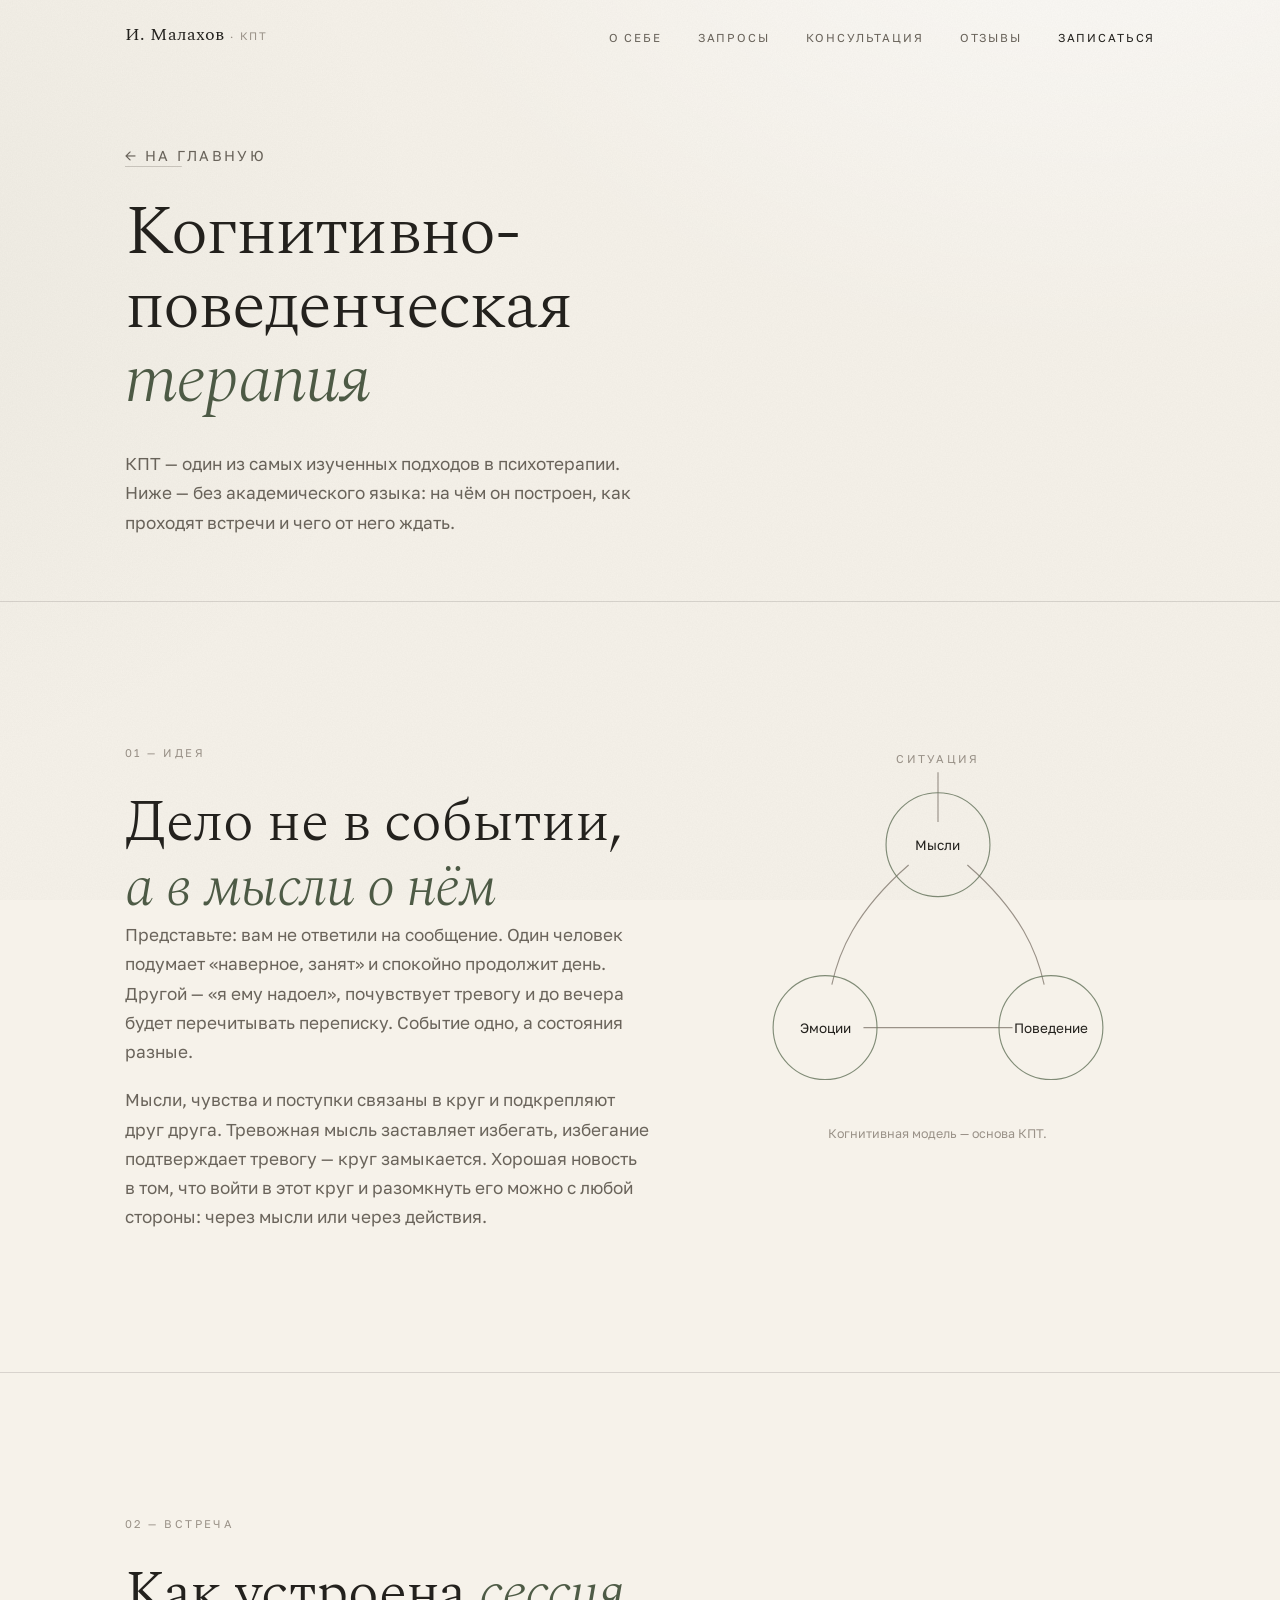
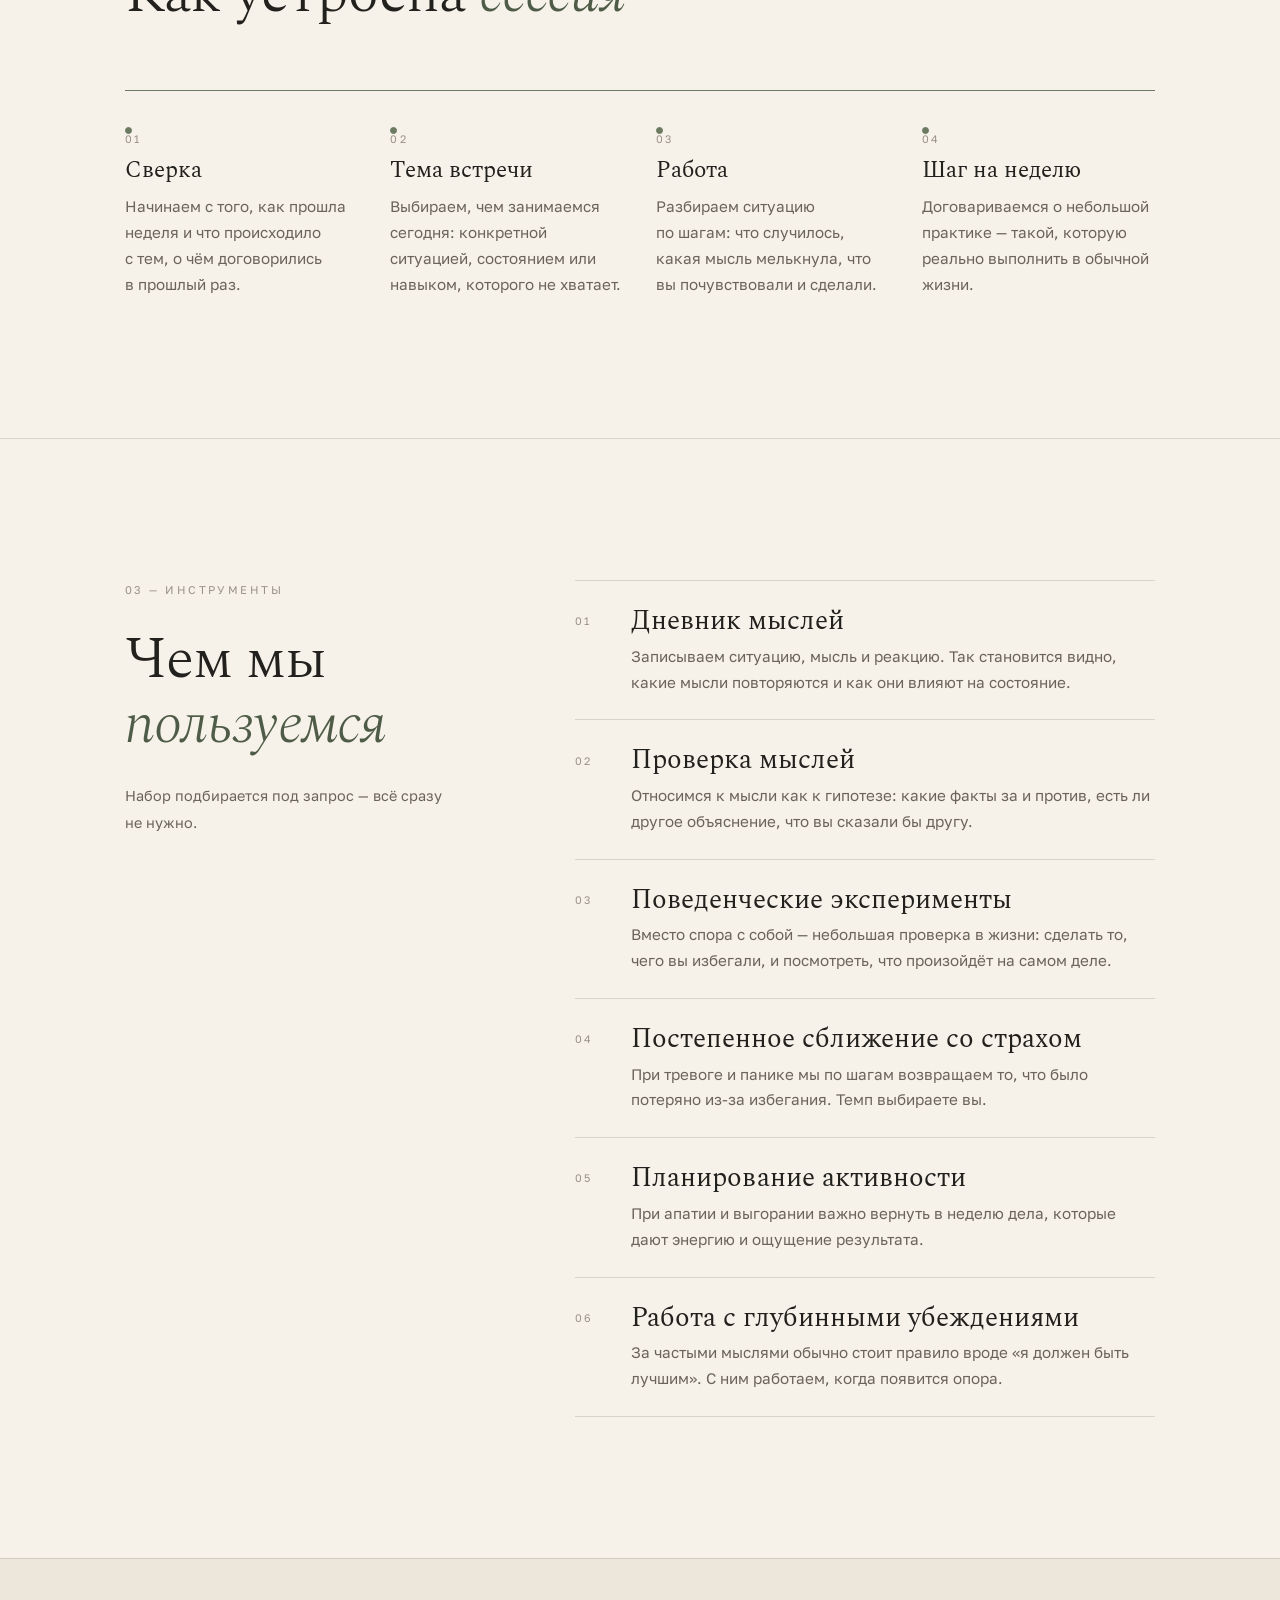
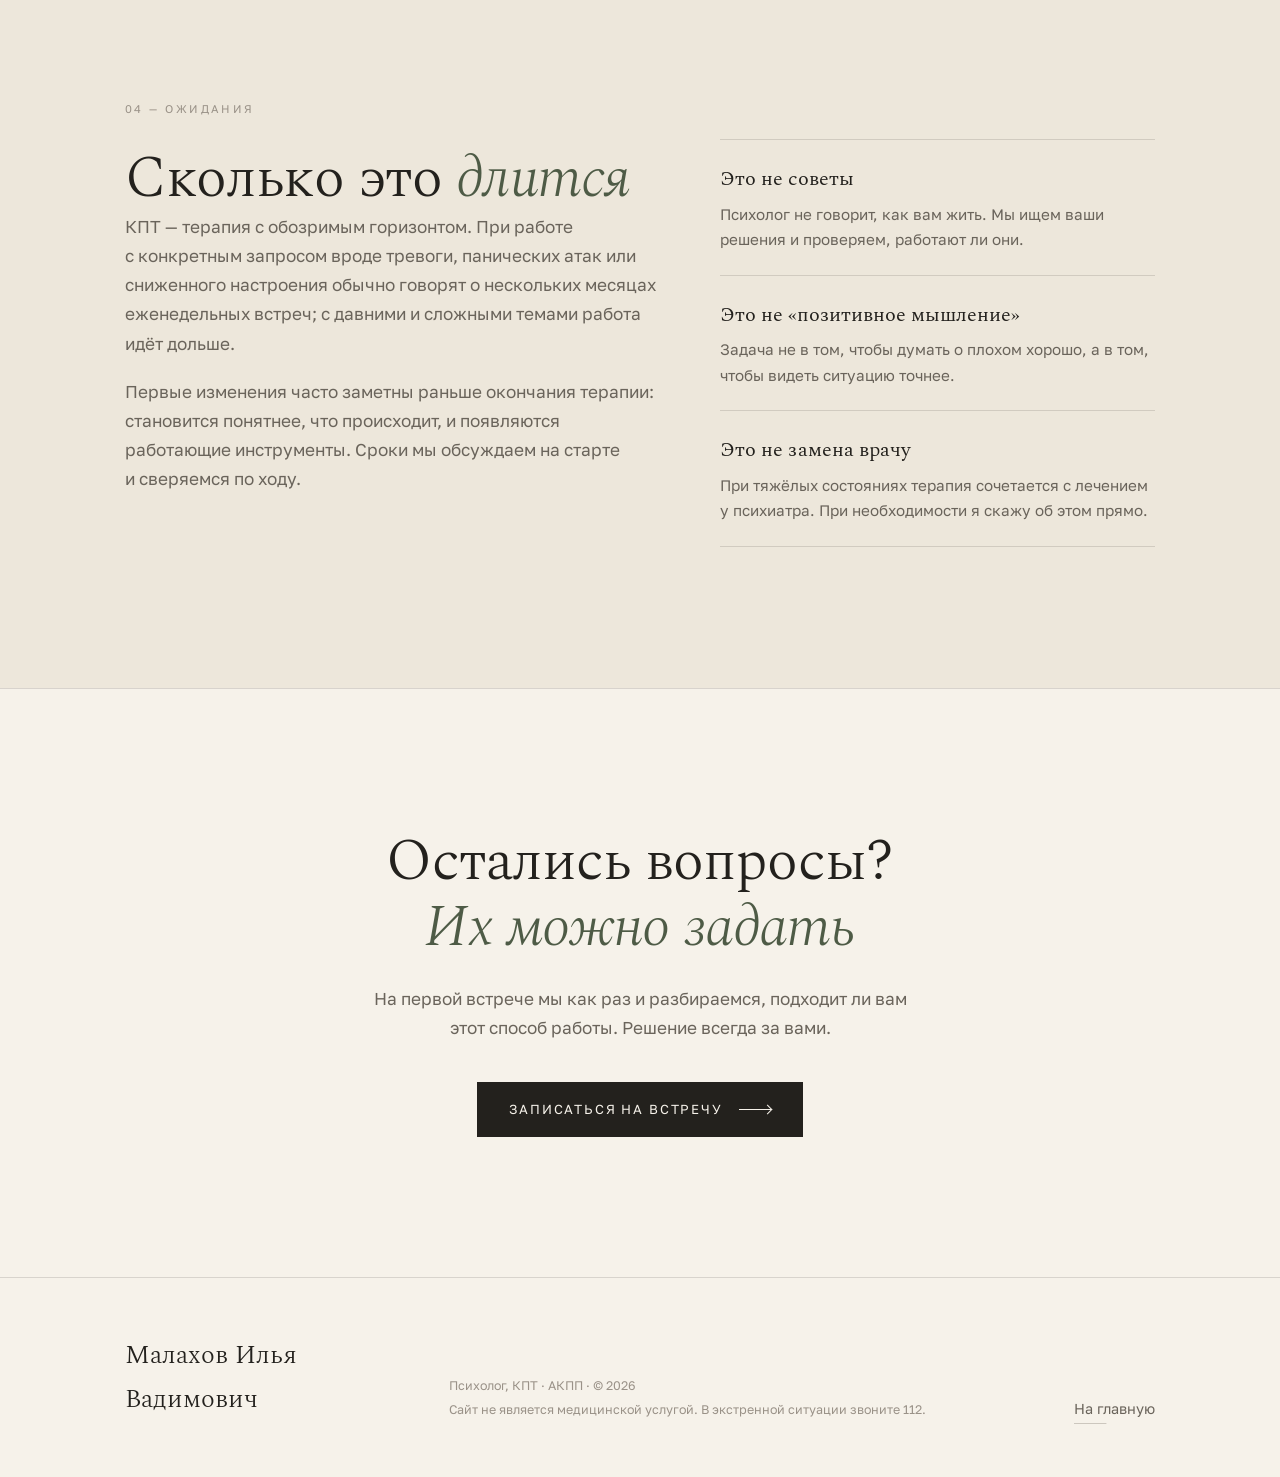
<file: kpt.html>
<!doctype html>
<html lang="ru">
<head>
  <meta charset="utf-8">
  <meta name="viewport" content="width=device-width, initial-scale=1">
  <title>Что такое КПТ — Илья Малахов, психолог</title>
  <meta name="description" content="Когнитивно-поведенческая терапия простыми словами: как устроена сессия, какие есть инструменты, сколько длится терапия и кому она подходит.">
  <meta name="theme-color" content="#F2EDE4">

  <link rel="preconnect" href="https://fonts.googleapis.com">
  <link rel="preconnect" href="https://fonts.gstatic.com" crossorigin>
  <link href="https://fonts.googleapis.com/css2?family=Spectral:ital,wght@0,300;0,400;0,500;1,300;1,400&family=Golos+Text:wght@400;500&display=swap" rel="stylesheet">
  <link rel="stylesheet" href="assets/css/style.css">
  <script>document.documentElement.classList.add('js')</script>
  <script defer src="assets/js/main.js"></script>
</head>
<body>
  <a class="skip-link" href="#main">Перейти к содержанию</a>

  <header class="site-header is-scrolled" data-header>
    <div class="container site-header__inner">
      <a class="brand" href="index.html" aria-label="Илья Малахов, на главную">И. Малахов</a>

      <button class="nav-toggle" type="button" aria-expanded="false" aria-controls="site-nav" data-nav-toggle>
        <span class="nav-toggle__label">Меню</span>
        <span class="nav-toggle__lines" aria-hidden="true"></span>
      </button>

      <nav class="site-nav" id="site-nav" aria-label="Основная навигация" data-nav>
        <ul>
          <li><a href="index.html#about">О&nbsp;себе</a></li>
          <li><a href="index.html#services">Запросы</a></li>
          <li><a href="index.html#process">Консультация</a></li>
          <li><a href="index.html#reviews">Отзывы</a></li>
          <li><a href="index.html#contact" class="site-nav__cta">Записаться</a></li>
        </ul>
      </nav>
    </div>
  </header>

  <main id="main">

    <section class="page-hero">
      <div class="container">
        <p class="kicker reveal"><a class="link-quiet" href="index.html">← На&nbsp;главную</a></p>
        <h1 class="page-hero__title reveal" data-words>Когнитивно-поведенческая <em>терапия</em></h1>
        <p class="page-hero__lead reveal">
          КПТ — один из&nbsp;самых изученных подходов в&nbsp;психотерапии. Ниже — без академического языка:
          на&nbsp;чём он&nbsp;построен, как проходят встречи и&nbsp;чего от&nbsp;него ждать.
        </p>
      </div>
    </section>

    <section class="section page-section" aria-labelledby="model-title">
      <div class="container method__grid">
        <div class="method__text">
          <p class="kicker reveal">01 — Идея</p>
          <h2 class="section-title reveal" id="model-title" data-words>Дело не&nbsp;в&nbsp;событии, <em>а&nbsp;в&nbsp;мысли о&nbsp;нём</em></h2>
          <div class="prose reveal">
            <p>
              Представьте: вам не&nbsp;ответили на&nbsp;сообщение. Один человек подумает «наверное, занят» и&nbsp;спокойно
              продолжит день. Другой — «я&nbsp;ему надоел», почувствует тревогу и&nbsp;до&nbsp;вечера будет перечитывать переписку.
              Событие одно, а&nbsp;состояния разные.
            </p>
            <p>
              Мысли, чувства и&nbsp;поступки связаны в&nbsp;круг и&nbsp;подкрепляют друг друга. Тревожная мысль заставляет избегать,
              избегание подтверждает тревогу — круг замыкается. Хорошая новость в&nbsp;том, что войти в&nbsp;этот круг
              и&nbsp;разомкнуть его можно с&nbsp;любой стороны: через мысли или через действия.
            </p>
          </div>
        </div>

        <figure class="method__figure reveal">
          <svg class="cbt" viewBox="0 0 340 320" role="img" aria-labelledby="cbt2-title cbt2-desc">
            <title id="cbt2-title">Когнитивная модель</title>
            <desc id="cbt2-desc">Схема: ситуация влияет на мысли, мысли, эмоции и поведение связаны между собой взаимными стрелками.</desc>
            <path class="cbt__line cbt__line--1" d="M170 26 V70" pathLength="1"/>
            <path class="cbt__line cbt__line--2" d="M144 108 C 96 150, 82 186, 76 214" pathLength="1"/>
            <path class="cbt__line cbt__line--3" d="M196 108 C 244 150, 258 186, 264 214" pathLength="1"/>
            <path class="cbt__line cbt__line--4" d="M104 252 H236" pathLength="1"/>
            <g class="cbt__node cbt__node--top">
              <circle cx="170" cy="90" r="46"/>
              <text x="170" y="95">Мысли</text>
            </g>
            <g class="cbt__node cbt__node--left">
              <circle cx="70" cy="252" r="46"/>
              <text x="70" y="257">Эмоции</text>
            </g>
            <g class="cbt__node cbt__node--right">
              <circle cx="270" cy="252" r="46"/>
              <text x="270" y="257">Поведение</text>
            </g>
            <text class="cbt__label" x="170" y="18">Ситуация</text>
          </svg>
          <figcaption>Когнитивная модель — основа КПТ.</figcaption>
        </figure>
      </div>
    </section>

    <section class="section page-section" aria-labelledby="session-title">
      <div class="container">
        <header class="section-head">
          <p class="kicker reveal">02 — Встреча</p>
          <h2 class="section-title reveal" id="session-title" data-words>Как устроена <em>сессия</em></h2>
        </header>

        <ol class="timeline" data-timeline>
          <li class="timeline__step reveal">
            <span class="timeline__dot" aria-hidden="true"></span>
            <p class="timeline__index">01</p>
            <h3 class="timeline__title">Сверка</h3>
            <p class="timeline__text">Начинаем с&nbsp;того, как прошла неделя и&nbsp;что происходило с&nbsp;тем, о&nbsp;чём договорились в&nbsp;прошлый раз.</p>
          </li>
          <li class="timeline__step reveal">
            <span class="timeline__dot" aria-hidden="true"></span>
            <p class="timeline__index">02</p>
            <h3 class="timeline__title">Тема встречи</h3>
            <p class="timeline__text">Выбираем, чем занимаемся сегодня: конкретной ситуацией, состоянием или навыком, которого не&nbsp;хватает.</p>
          </li>
          <li class="timeline__step reveal">
            <span class="timeline__dot" aria-hidden="true"></span>
            <p class="timeline__index">03</p>
            <h3 class="timeline__title">Работа</h3>
            <p class="timeline__text">Разбираем ситуацию по&nbsp;шагам: что случилось, какая мысль мелькнула, что вы&nbsp;почувствовали и&nbsp;сделали.</p>
          </li>
          <li class="timeline__step reveal">
            <span class="timeline__dot" aria-hidden="true"></span>
            <p class="timeline__index">04</p>
            <h3 class="timeline__title">Шаг на&nbsp;неделю</h3>
            <p class="timeline__text">Договариваемся о&nbsp;небольшой практике — такой, которую реально выполнить в&nbsp;обычной жизни.</p>
          </li>
        </ol>
      </div>
    </section>

    <section class="section page-section" aria-labelledby="tools-title">
      <div class="container services__grid">
        <header class="section-head section-head--sticky">
          <p class="kicker reveal">03 — Инструменты</p>
          <h2 class="section-title reveal" id="tools-title" data-words>Чем мы&nbsp;<em>пользуемся</em></h2>
          <p class="services__note reveal">Набор подбирается под запрос — всё сразу не&nbsp;нужно.</p>
        </header>

        <ul class="services__list">
          <li class="service reveal">
            <h3 class="service__title">Дневник мыслей</h3>
            <p class="service__text">Записываем ситуацию, мысль и&nbsp;реакцию. Так становится видно, какие мысли повторяются и&nbsp;как они влияют на&nbsp;состояние.</p>
          </li>
          <li class="service reveal">
            <h3 class="service__title">Проверка мыслей</h3>
            <p class="service__text">Относимся к&nbsp;мысли как к&nbsp;гипотезе: какие факты за&nbsp;и&nbsp;против, есть&nbsp;ли другое объяснение, что вы&nbsp;сказали&nbsp;бы другу.</p>
          </li>
          <li class="service reveal">
            <h3 class="service__title">Поведенческие эксперименты</h3>
            <p class="service__text">Вместо спора с&nbsp;собой — небольшая проверка в&nbsp;жизни: сделать то, чего вы&nbsp;избегали, и&nbsp;посмотреть, что произойдёт на&nbsp;самом деле.</p>
          </li>
          <li class="service reveal">
            <h3 class="service__title">Постепенное сближение со&nbsp;страхом</h3>
            <p class="service__text">При тревоге и&nbsp;панике мы&nbsp;по&nbsp;шагам возвращаем то, что было потеряно из-за избегания. Темп выбираете вы.</p>
          </li>
          <li class="service reveal">
            <h3 class="service__title">Планирование активности</h3>
            <p class="service__text">При апатии и&nbsp;выгорании важно вернуть в&nbsp;неделю дела, которые дают энергию и&nbsp;ощущение результата.</p>
          </li>
          <li class="service reveal">
            <h3 class="service__title">Работа с&nbsp;глубинными убеждениями</h3>
            <p class="service__text">За&nbsp;частыми мыслями обычно стоит правило вроде «я&nbsp;должен быть лучшим». С&nbsp;ним работаем, когда появится опора.</p>
          </li>
        </ul>
      </div>
    </section>

    <section class="section page-section page-section--tinted" aria-labelledby="facts-title">
      <div class="container method__grid">
        <div class="method__text">
          <p class="kicker reveal">04 — Ожидания</p>
          <h2 class="section-title reveal" id="facts-title" data-words>Сколько это <em>длится</em></h2>
          <div class="prose reveal">
            <p>
              КПТ — терапия с&nbsp;обозримым горизонтом. При работе с&nbsp;конкретным запросом вроде тревоги, панических атак
              или сниженного настроения обычно говорят о&nbsp;нескольких месяцах еженедельных встреч; с&nbsp;давними
              и&nbsp;сложными темами работа идёт дольше.
            </p>
            <p>
              Первые изменения часто заметны раньше окончания терапии: становится понятнее, что происходит,
              и&nbsp;появляются работающие инструменты. Сроки мы&nbsp;обсуждаем на&nbsp;старте и&nbsp;сверяемся по&nbsp;ходу.
            </p>
          </div>
        </div>

        <ul class="method__list reveal">
          <li>
            <h3>Это не&nbsp;советы</h3>
            <p>Психолог не&nbsp;говорит, как вам жить. Мы&nbsp;ищем ваши решения и&nbsp;проверяем, работают&nbsp;ли они.</p>
          </li>
          <li>
            <h3>Это не&nbsp;«позитивное мышление»</h3>
            <p>Задача не&nbsp;в&nbsp;том, чтобы думать о&nbsp;плохом хорошо, а&nbsp;в&nbsp;том, чтобы видеть ситуацию точнее.</p>
          </li>
          <li>
            <h3>Это не&nbsp;замена врачу</h3>
            <p>При тяжёлых состояниях терапия сочетается с&nbsp;лечением у&nbsp;психиатра. При необходимости я&nbsp;скажу об&nbsp;этом прямо.</p>
          </li>
        </ul>
      </div>
    </section>

    <section class="section page-cta" aria-labelledby="cta-title">
      <div class="container">
        <h2 class="section-title reveal" id="cta-title" data-words>Остались вопросы? <em>Их&nbsp;можно задать</em></h2>
        <p class="page-cta__lead reveal">
          На&nbsp;первой встрече мы&nbsp;как раз и&nbsp;разбираемся, подходит&nbsp;ли вам этот способ работы. Решение всегда за&nbsp;вами.
        </p>
        <p class="reveal">
          <a class="button button--solid" href="index.html#contact">
            <span>Записаться на встречу</span>
            <span class="button__line" aria-hidden="true"></span>
          </a>
        </p>
      </div>
    </section>
  </main>

  <footer class="site-footer">
    <div class="container site-footer__inner">
      <p class="site-footer__name">Малахов Илья Вадимович</p>
      <p class="site-footer__meta">
        Психолог, КПТ · АКПП · © <span data-year>2026</span><br>
        Сайт не является медицинской услугой. В&nbsp;экстренной ситуации звоните 112.
      </p>
      <a class="link-quiet" href="index.html">На главную</a>
    </div>
  </footer>
</body>
</html>
</file>
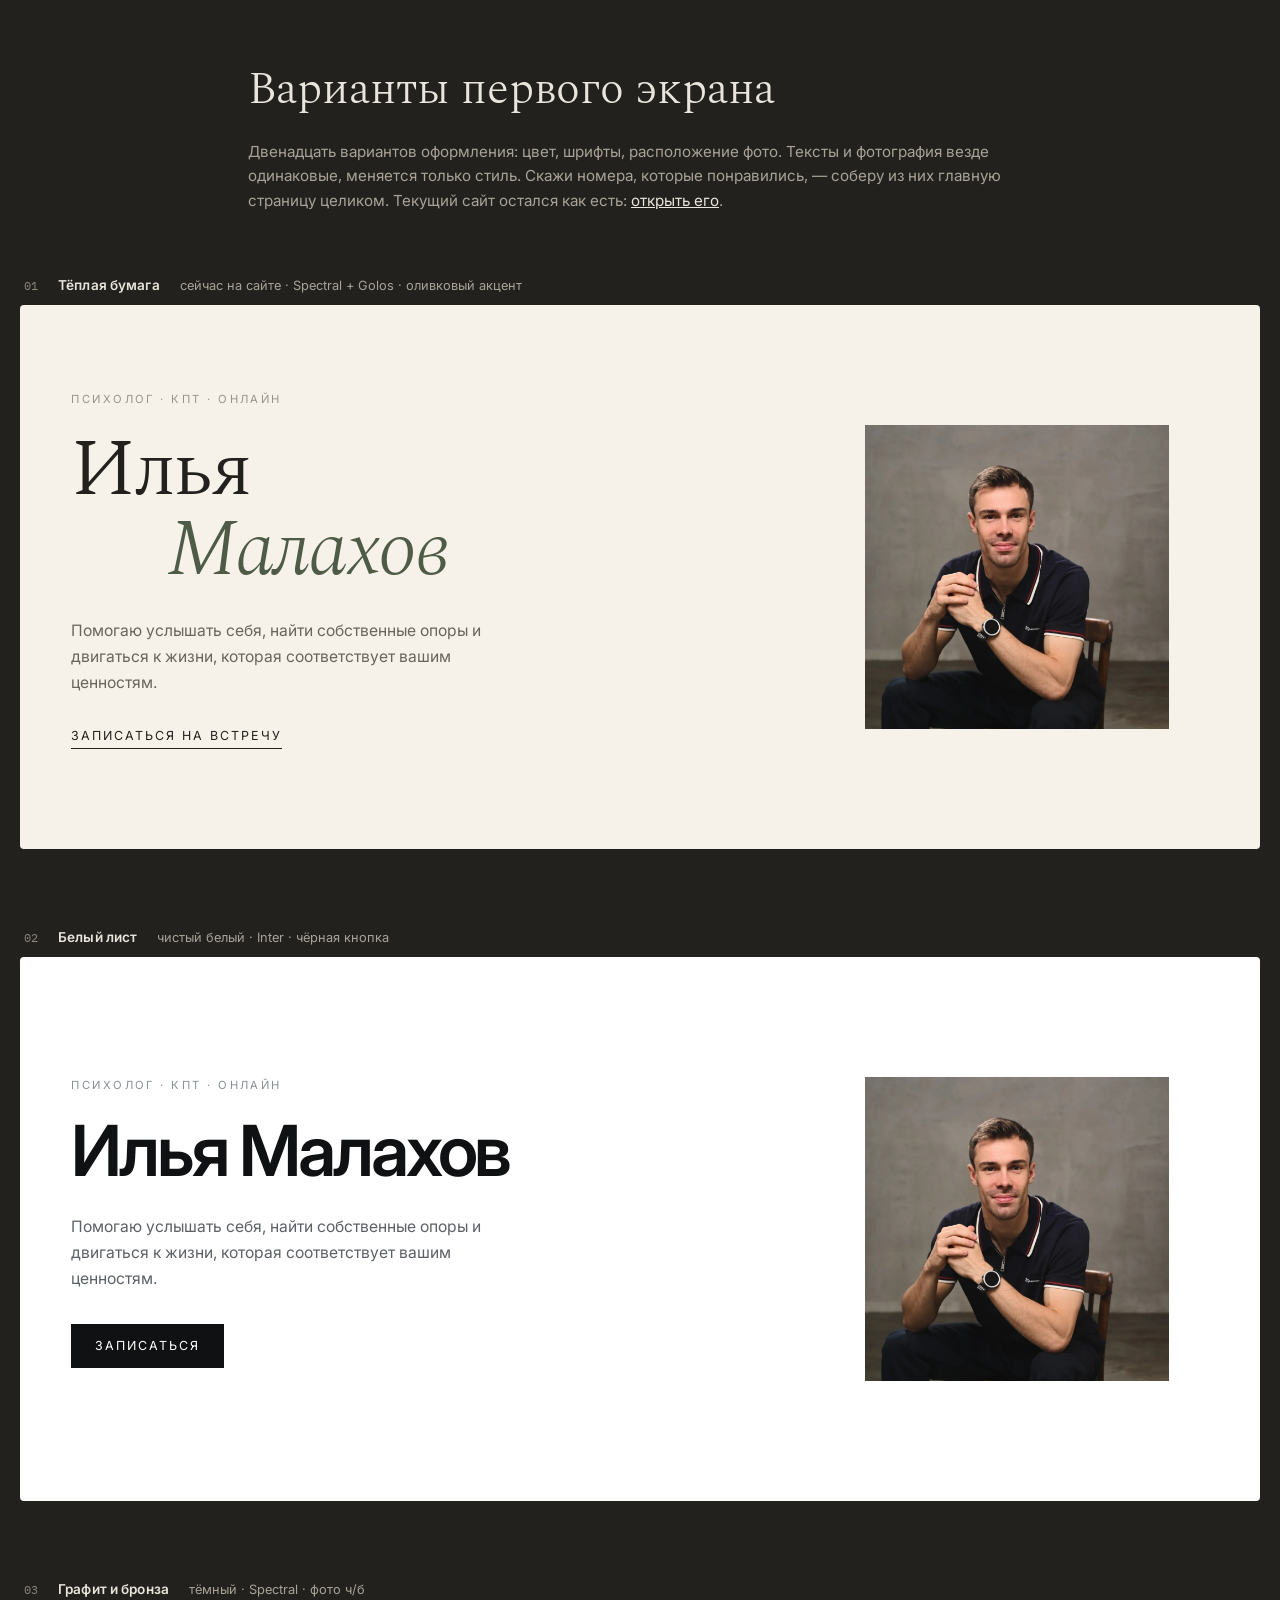
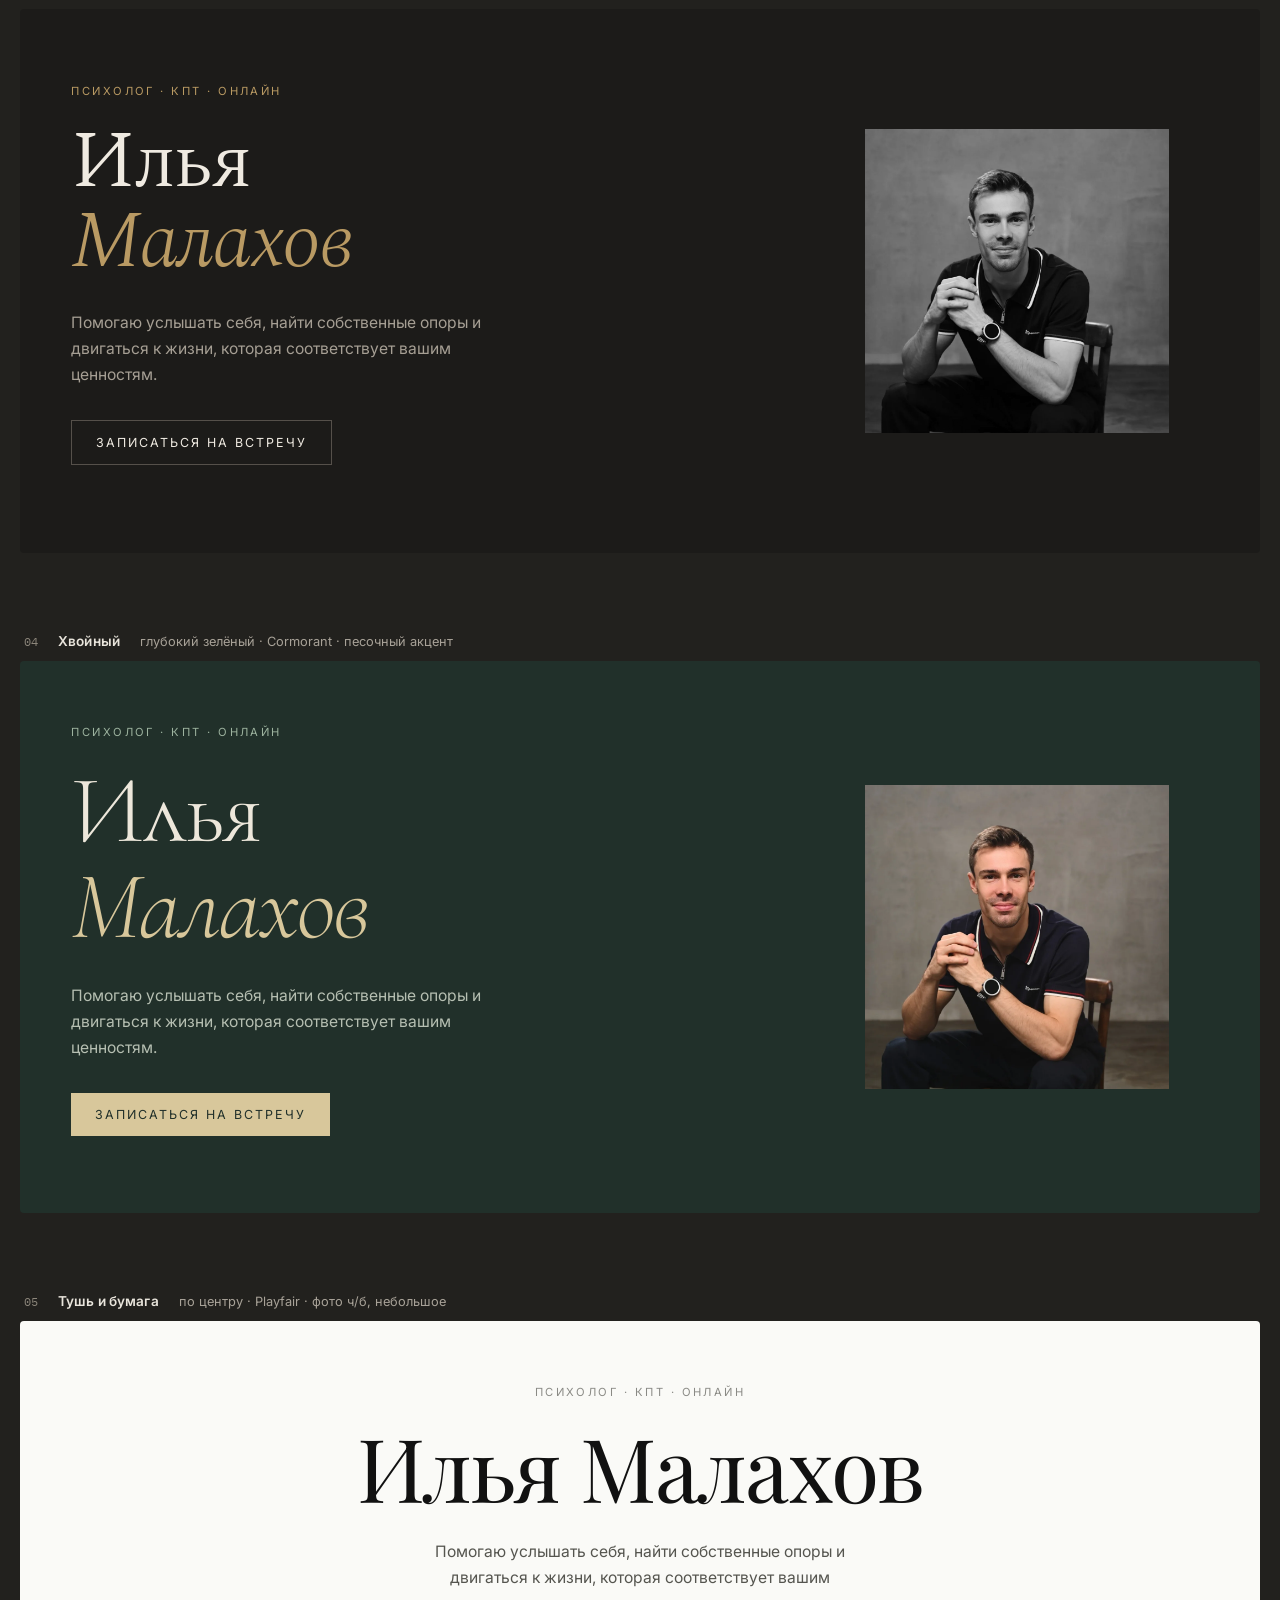
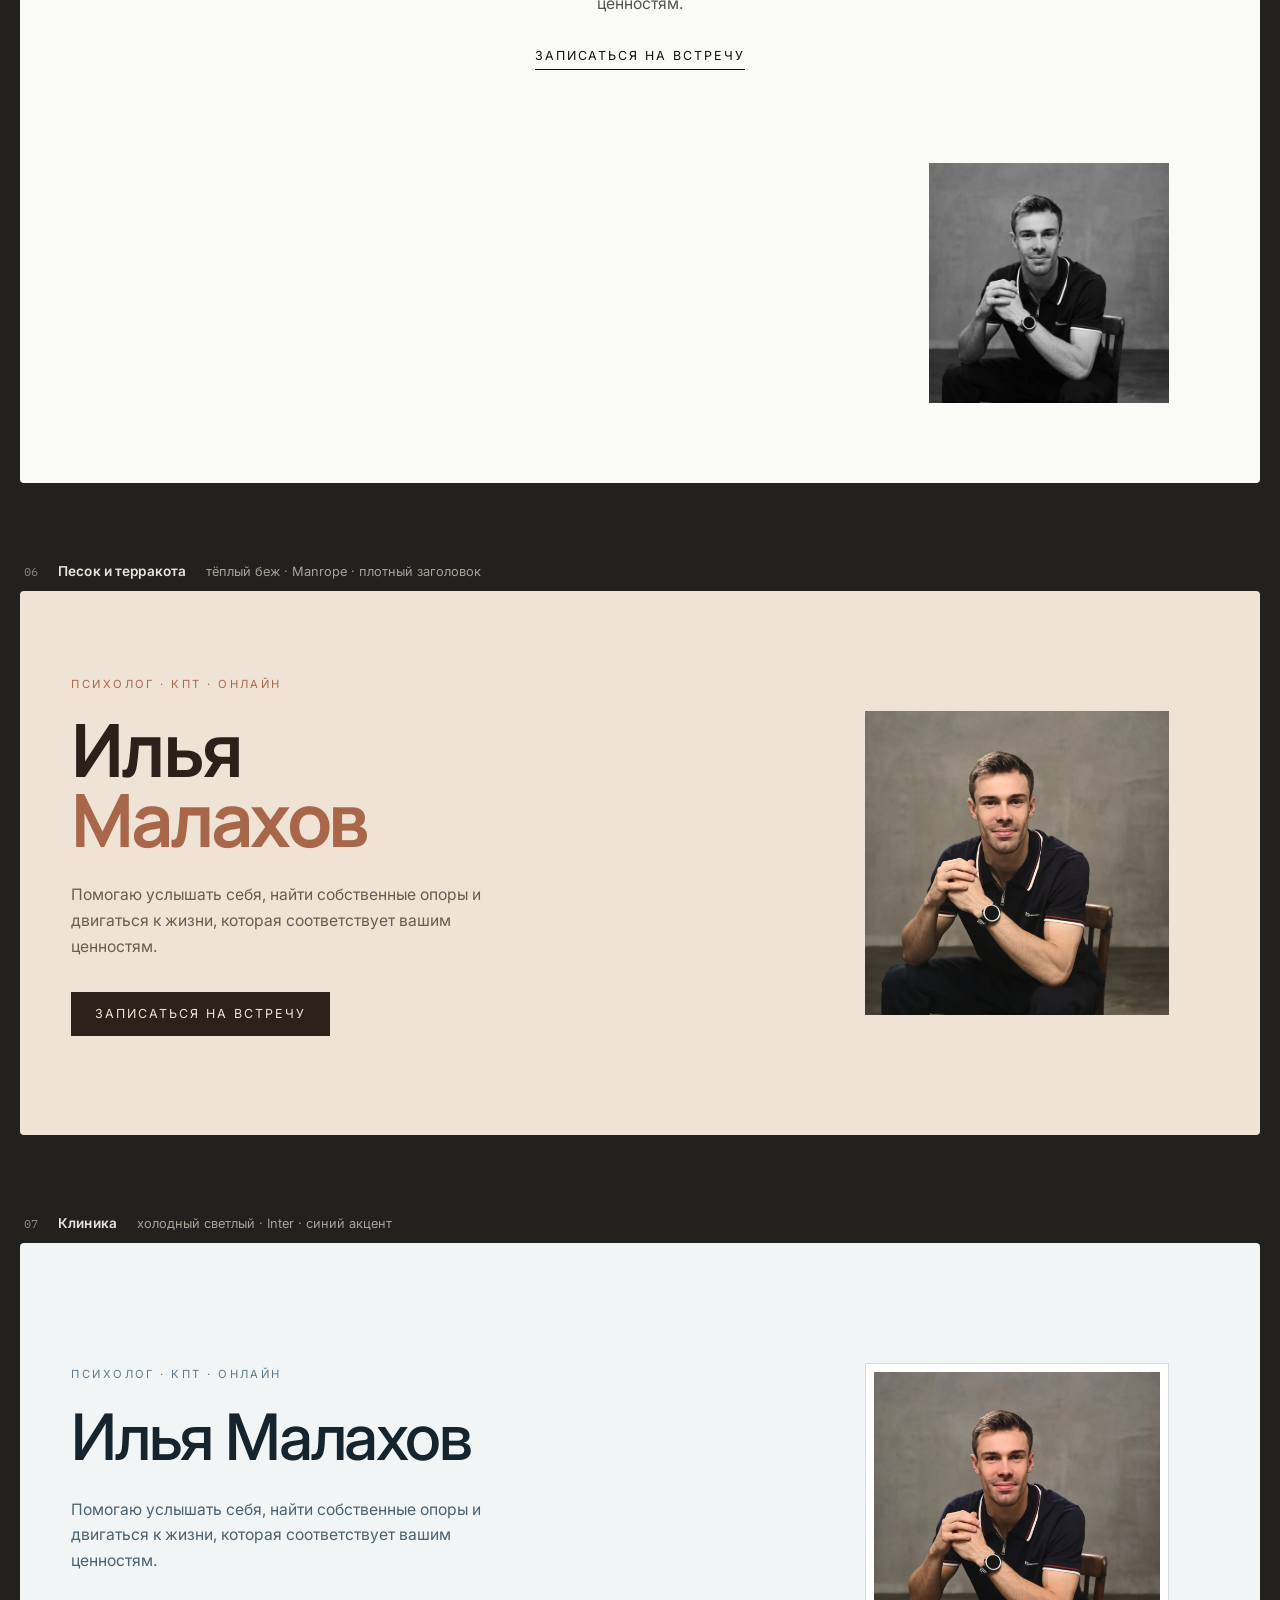
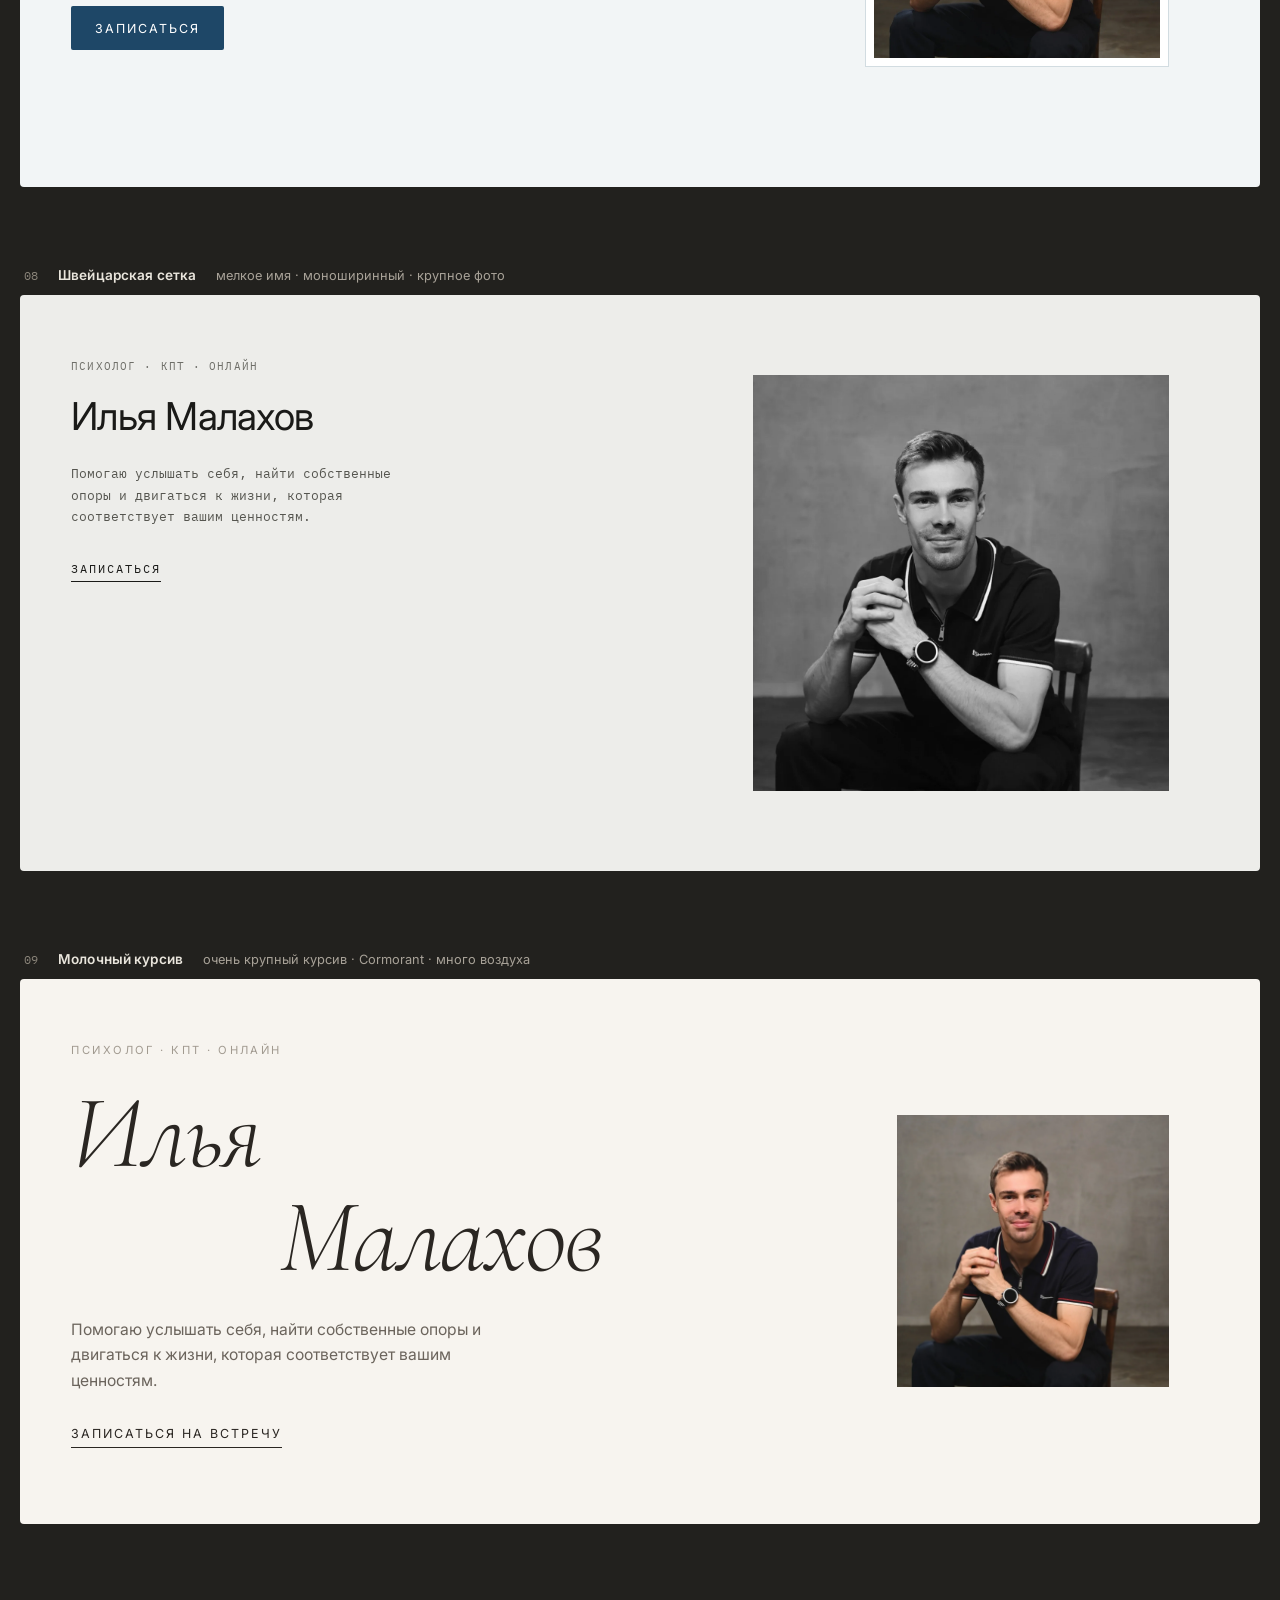
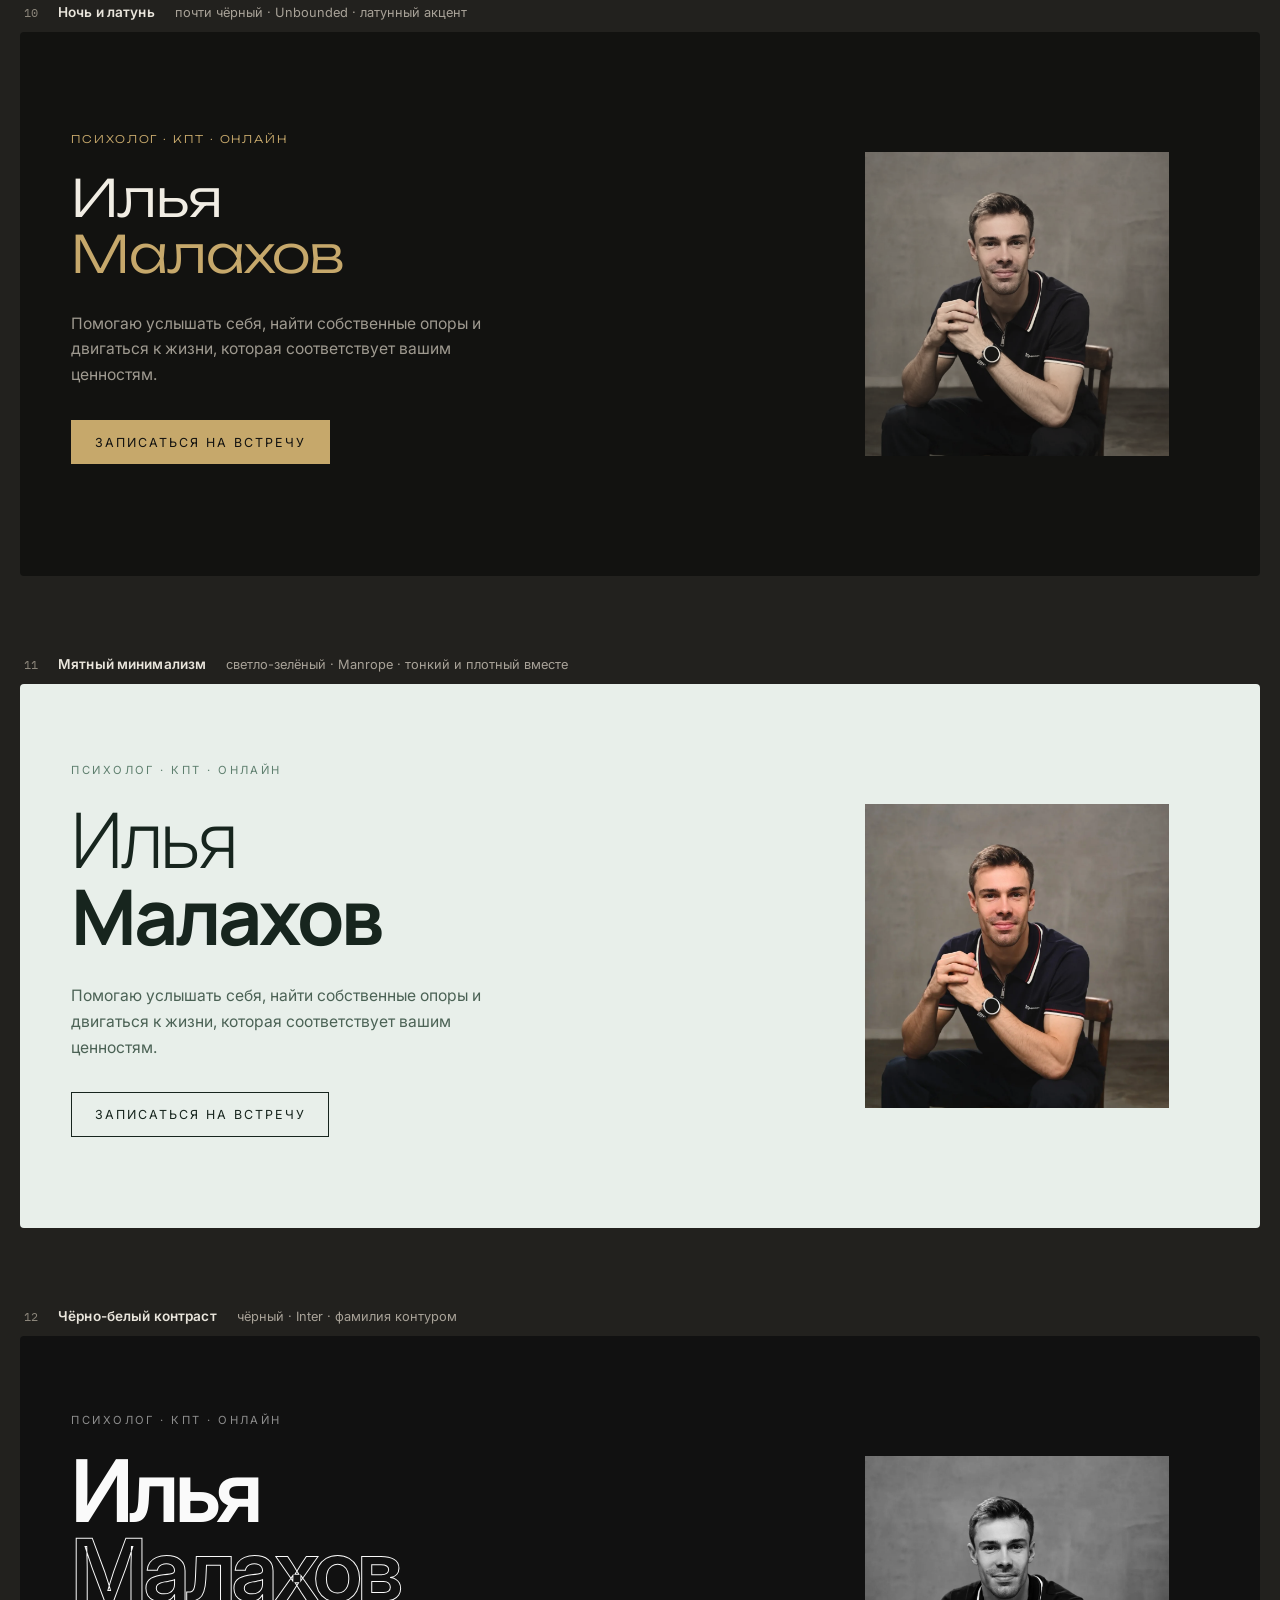
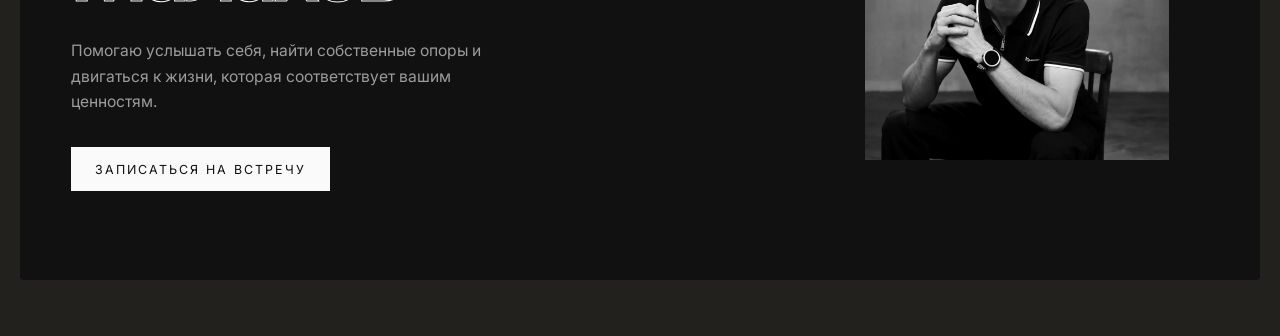
<file: styles.html>
<!doctype html>
<html lang="ru">
<head>
  <meta charset="utf-8">
  <meta name="viewport" content="width=device-width, initial-scale=1">
  <title>Варианты оформления — первый экран</title>
  <meta name="robots" content="noindex">

  <link rel="preconnect" href="https://fonts.googleapis.com">
  <link rel="preconnect" href="https://fonts.gstatic.com" crossorigin>
  <link href="https://fonts.googleapis.com/css2?family=Spectral:ital,wght@0,200;0,300;0,400;1,300&family=Cormorant+Garamond:ital,wght@0,300;0,400;1,300&family=Playfair+Display:ital,wght@0,400;0,500;1,400&family=Inter:wght@300;400;500;600&family=Manrope:wght@300;400;500;700&family=Unbounded:wght@300;400;500&family=IBM+Plex+Mono:wght@400&family=Golos+Text:wght@400;500&display=swap" rel="stylesheet">

  <style>
    /* ————— страница-каталог ————— */
    * { box-sizing: border-box; }
    body { margin: 0; background: #22211E; font-family: "Inter", system-ui, sans-serif; }

    .page-intro {
      padding: 3.5rem 1.5rem 2.5rem;
      max-width: 52rem;
      margin-inline: auto;
      color: #E9E5DC;
    }
    .page-intro h1 { font-family: "Spectral", serif; font-weight: 300; font-size: clamp(1.8rem, 1.2rem + 2vw, 2.8rem); margin: 0 0 1rem; }
    .page-intro p { margin: 0; color: #A8A298; line-height: 1.6; font-size: 0.95rem; }
    .page-intro a { color: #E9E5DC; }

    .variant { padding: 0 1.25rem 3.5rem; }
    .variant__label {
      max-width: 90rem;
      margin: 0 auto 0.75rem;
      display: flex;
      flex-wrap: wrap;
      gap: 0.5rem 1.25rem;
      align-items: baseline;
      color: #E9E5DC;
      font-size: 0.85rem;
      padding: 1.5rem 0.25rem 0;
    }
    .variant__num { font-family: "IBM Plex Mono", monospace; font-size: 0.75rem; color: #8C867B; }
    .variant__name { font-weight: 600; letter-spacing: 0.01em; }
    .variant__meta { color: #A8A298; font-size: 0.8rem; }

    .frame {
      max-width: 90rem;
      margin-inline: auto;
      border-radius: 4px;
      overflow: hidden;
    }

    /* ————— общий каркас первого экрана ————— */
    .hero {
      --pad: clamp(1.5rem, 4vw, 4rem);
      position: relative;
      min-height: 30rem;
      padding: clamp(2rem, 5vw, 4.5rem) var(--pad);
      display: grid;
      gap: clamp(1.5rem, 4vw, 3rem);
      align-items: center;
    }
    @media (min-width: 900px) {
      .hero { grid-template-columns: minmax(0, 1fr) auto; min-height: 34rem; }
    }
    .hero__top { font-size: 0.7rem; letter-spacing: 0.22em; text-transform: uppercase; margin: 0 0 1.5rem; }
    .hero__name { margin: 0; font-weight: 300; line-height: 1; }
    .hero__lead { margin: 1.75rem 0 0; max-width: 26rem; line-height: 1.65; font-size: 0.98rem; }
    .hero__cta { margin-top: 2rem; display: inline-flex; align-items: center; gap: 0.75rem; font-size: 0.78rem; letter-spacing: 0.16em; text-transform: uppercase; }
    .hero__photo { width: min(70vw, 19rem); aspect-ratio: 1; }
    .hero__photo img { width: 100%; height: 100%; object-fit: cover; display: block; }
    @media (min-width: 900px) { .hero__photo { justify-self: end; } }

    /* ————— 01. Тёплая бумага (текущий) ————— */
    .v1 { background: #F6F2EA; color: #23211D; }
    .v1 .hero__top { color: #9A9288; }
    .v1 .hero__name { font-family: "Spectral", serif; font-size: clamp(2.6rem, 1rem + 6vw, 5rem); letter-spacing: -0.03em; }
    .v1 .hero__name span { display: block; }
    .v1 .hero__name span:last-child { padding-left: 1.2em; font-style: italic; color: #4E5B46; }
    .v1 .hero__lead { color: #6A645B; }
    .v1 .hero__cta { color: #23211D; border-bottom: 1px solid currentColor; padding-bottom: 0.35rem; }

    /* ————— 02. Белый лист ————— */
    .v2 { background: #FFFFFF; color: #101112; }
    .v2 .hero__top { color: #8A8F94; }
    .v2 .hero__name { font-family: "Inter", sans-serif; font-weight: 600; font-size: clamp(2.4rem, 1rem + 5.4vw, 4.4rem); letter-spacing: -0.045em; }
    .v2 .hero__lead { color: #5C6166; }
    .v2 .hero__cta { color: #101112; background: #101112; color: #fff; padding: 0.9rem 1.5rem; }
    .v2 .hero__photo { border-radius: 2px; }

    /* ————— 03. Графит и бронза ————— */
    .v3 { background: #1C1B19; color: #EFEAE1; }
    .v3 .hero__top { color: #B99A63; }
    .v3 .hero__name { font-family: "Spectral", serif; font-size: clamp(2.6rem, 1rem + 6vw, 5rem); letter-spacing: -0.03em; }
    .v3 .hero__name span { display: block; }
    .v3 .hero__name span:last-child { font-style: italic; color: #B99A63; }
    .v3 .hero__lead { color: #A69F94; }
    .v3 .hero__cta { color: #EFEAE1; border: 1px solid #55504A; padding: 0.9rem 1.5rem; }
    .v3 .hero__photo img { filter: grayscale(1) contrast(1.1) brightness(0.95); }

    /* ————— 04. Хвойный ————— */
    .v4 { background: #21302A; color: #EDE7DB; }
    .v4 .hero__top { color: #9DB39F; }
    .v4 .hero__name { font-family: "Cormorant Garamond", serif; font-weight: 300; font-size: clamp(3rem, 1rem + 7vw, 6rem); letter-spacing: -0.02em; }
    .v4 .hero__name span { display: block; }
    .v4 .hero__name span:last-child { font-style: italic; color: #D8C79B; }
    .v4 .hero__lead { color: #B6BFB2; }
    .v4 .hero__cta { color: #21302A; background: #D8C79B; padding: 0.9rem 1.5rem; }

    /* ————— 05. Тушь и бумага ————— */
    .v5 { background: #FAFAF7; color: #111111; text-align: center; }
    .v5.hero { grid-template-columns: 1fr; justify-items: center; }
    .v5 .hero__top { color: #8A8A85; }
    .v5 .hero__name { font-family: "Playfair Display", serif; font-weight: 400; font-size: clamp(2.6rem, 1rem + 6.5vw, 5.5rem); letter-spacing: -0.02em; }
    .v5 .hero__lead { color: #55554F; margin-inline: auto; }
    .v5 .hero__cta { color: #111; border-bottom: 1px solid currentColor; padding-bottom: 0.35rem; }
    .v5 .hero__photo { width: min(70vw, 15rem); margin-top: 2rem; }
    .v5 .hero__photo img { filter: grayscale(1) contrast(1.08); }

    /* ————— 06. Песок и терракота ————— */
    .v6 { background: #EFE3D6; color: #2B211A; }
    .v6 .hero__top { color: #A8674A; }
    .v6 .hero__name { font-family: "Manrope", sans-serif; font-weight: 700; font-size: clamp(2.4rem, 1rem + 5.4vw, 4.6rem); letter-spacing: -0.045em; line-height: 0.95; }
    .v6 .hero__name span { display: block; }
    .v6 .hero__name span:last-child { color: #A8674A; }
    .v6 .hero__lead { color: #6B5B4E; }
    .v6 .hero__cta { background: #2B211A; color: #EFE3D6; padding: 0.9rem 1.5rem; }
    .v6 .hero__photo img { filter: sepia(0.18) saturate(0.95); }

    /* ————— 07. Клиника ————— */
    .v7 { background: #F2F5F6; color: #16242E; }
    .v7 .hero__top { color: #5C7A8C; }
    .v7 .hero__name { font-family: "Inter", sans-serif; font-weight: 500; font-size: clamp(2.3rem, 1rem + 5vw, 4rem); letter-spacing: -0.035em; }
    .v7 .hero__lead { color: #4A616E; }
    .v7 .hero__cta { background: #1E4767; color: #fff; padding: 0.9rem 1.5rem; border-radius: 2px; }
    .v7 .hero__photo { border: 1px solid #D2DCE1; padding: 0.5rem; background: #fff; }

    /* ————— 08. Швейцарская сетка ————— */
    .v8 { background: #EDEDEA; color: #1A1A18; align-items: start; }
    .v8 .hero__top { font-family: "IBM Plex Mono", monospace; letter-spacing: 0.1em; color: #6E6E68; }
    .v8 .hero__name { font-family: "Inter", sans-serif; font-weight: 400; font-size: clamp(1.6rem, 1rem + 2.2vw, 2.4rem); letter-spacing: -0.02em; }
    .v8 .hero__lead { font-family: "IBM Plex Mono", monospace; font-size: 0.82rem; color: #55554F; max-width: 22rem; }
    .v8 .hero__cta { font-family: "IBM Plex Mono", monospace; color: #1A1A18; border-bottom: 1px solid currentColor; padding-bottom: 0.3rem; }
    .v8 .hero__photo { width: min(80vw, 26rem); aspect-ratio: 1; }
    .v8 .hero__photo img { filter: grayscale(1) contrast(1.05); }

    /* ————— 09. Молочный курсив ————— */
    .v9 { background: #F7F4EF; color: #2A2622; }
    .v9 .hero__top { color: #A19A90; }
    .v9 .hero__name { font-family: "Cormorant Garamond", serif; font-weight: 300; font-style: italic; font-size: clamp(3rem, 1rem + 7.5vw, 6.5rem); letter-spacing: -0.02em; }
    .v9 .hero__name span { display: block; }
    .v9 .hero__name span:last-child { padding-left: 2em; }
    .v9 .hero__lead { color: #6B645C; }
    .v9 .hero__cta { color: #2A2622; border-bottom: 1px solid currentColor; padding-bottom: 0.35rem; }
    .v9 .hero__photo { width: min(70vw, 17rem); }

    /* ————— 10. Ночь и латунь ————— */
    .v10 { background: #121210; color: #F1EDE4; }
    .v10 .hero__top { font-family: "Unbounded", sans-serif; font-weight: 300; letter-spacing: 0.18em; color: #C6A86B; font-size: 0.66rem; }
    .v10 .hero__name { font-family: "Unbounded", sans-serif; font-weight: 300; font-size: clamp(1.9rem, 1rem + 3.6vw, 3.2rem); letter-spacing: -0.02em; line-height: 1.1; }
    .v10 .hero__name span { display: block; }
    .v10 .hero__name span:last-child { color: #C6A86B; }
    .v10 .hero__lead { color: #9F9A90; }
    .v10 .hero__cta { color: #121210; background: #C6A86B; padding: 0.9rem 1.5rem; }
    .v10 .hero__photo img { filter: grayscale(0.4) brightness(0.92) sepia(0.15); }

    /* ————— 11. Мятный минимализм ————— */
    .v11 { background: #E8EFEA; color: #17251E; }
    .v11 .hero__top { color: #5E7F6E; }
    .v11 .hero__name { font-family: "Manrope", sans-serif; font-weight: 300; font-size: clamp(2.5rem, 1rem + 5.6vw, 4.8rem); letter-spacing: -0.04em; }
    .v11 .hero__name span { display: block; }
    .v11 .hero__name span:last-child { font-weight: 700; }
    .v11 .hero__lead { color: #4B6255; }
    .v11 .hero__cta { color: #17251E; border: 1px solid #17251E; padding: 0.85rem 1.4rem; }

    /* ————— 12. Чёрно-белый контраст ————— */
    .v12 { background: #111; color: #FAFAFA; }
    .v12 .hero__top { color: #8E8E8E; }
    .v12 .hero__name { font-family: "Inter", sans-serif; font-weight: 600; font-size: clamp(2.6rem, 1rem + 6.4vw, 5.4rem); letter-spacing: -0.05em; line-height: 0.92; }
    .v12 .hero__name span { display: block; }
    .v12 .hero__name span:last-child { -webkit-text-stroke: 1px #FAFAFA; color: transparent; }
    .v12 .hero__lead { color: #9C9C9C; }
    .v12 .hero__cta { background: #FAFAFA; color: #111; padding: 0.9rem 1.5rem; }
    .v12 .hero__photo img { filter: grayscale(1) contrast(1.15); }
  </style>
</head>
<body>

  <div class="page-intro">
    <h1>Варианты первого экрана</h1>
    <p>
      Двенадцать вариантов оформления: цвет, шрифты, расположение фото. Тексты и фотография везде одинаковые,
      меняется только стиль. Скажи номера, которые понравились, — соберу из них главную страницу целиком.
      Текущий сайт остался как есть: <a href="index.html">открыть его</a>.
    </p>
  </div>

  <section class="variant">
    <div class="variant__label"><span class="variant__num">01</span><span class="variant__name">Тёплая бумага</span><span class="variant__meta">сейчас на сайте · Spectral + Golos · оливковый акцент</span></div>
    <div class="frame">
      <div class="hero v1">
        <div>
          <p class="hero__top">Психолог · КПТ · онлайн</p>
          <h2 class="hero__name"><span>Илья</span><span>Малахов</span></h2>
          <p class="hero__lead">Помогаю услышать себя, найти собственные опоры и двигаться к жизни, которая соответствует вашим ценностям.</p>
          <p class="hero__cta">Записаться на встречу</p>
        </div>
        <figure class="hero__photo"><img src="assets/img/portrait-square.webp" alt="Илья Малахов" width="1100" height="1100" loading="lazy"></figure>
      </div>
    </div>
  </section>

  <section class="variant">
    <div class="variant__label"><span class="variant__num">02</span><span class="variant__name">Белый лист</span><span class="variant__meta">чистый белый · Inter · чёрная кнопка</span></div>
    <div class="frame">
      <div class="hero v2">
        <div>
          <p class="hero__top">Психолог · КПТ · онлайн</p>
          <h2 class="hero__name">Илья Малахов</h2>
          <p class="hero__lead">Помогаю услышать себя, найти собственные опоры и двигаться к жизни, которая соответствует вашим ценностям.</p>
          <p class="hero__cta">Записаться</p>
        </div>
        <figure class="hero__photo"><img src="assets/img/portrait-square.webp" alt="Илья Малахов" width="1100" height="1100" loading="lazy"></figure>
      </div>
    </div>
  </section>

  <section class="variant">
    <div class="variant__label"><span class="variant__num">03</span><span class="variant__name">Графит и бронза</span><span class="variant__meta">тёмный · Spectral · фото ч/б</span></div>
    <div class="frame">
      <div class="hero v3">
        <div>
          <p class="hero__top">Психолог · КПТ · онлайн</p>
          <h2 class="hero__name"><span>Илья</span><span>Малахов</span></h2>
          <p class="hero__lead">Помогаю услышать себя, найти собственные опоры и двигаться к жизни, которая соответствует вашим ценностям.</p>
          <p class="hero__cta">Записаться на встречу</p>
        </div>
        <figure class="hero__photo"><img src="assets/img/portrait-square.webp" alt="Илья Малахов" width="1100" height="1100" loading="lazy"></figure>
      </div>
    </div>
  </section>

  <section class="variant">
    <div class="variant__label"><span class="variant__num">04</span><span class="variant__name">Хвойный</span><span class="variant__meta">глубокий зелёный · Cormorant · песочный акцент</span></div>
    <div class="frame">
      <div class="hero v4">
        <div>
          <p class="hero__top">Психолог · КПТ · онлайн</p>
          <h2 class="hero__name"><span>Илья</span><span>Малахов</span></h2>
          <p class="hero__lead">Помогаю услышать себя, найти собственные опоры и двигаться к жизни, которая соответствует вашим ценностям.</p>
          <p class="hero__cta">Записаться на встречу</p>
        </div>
        <figure class="hero__photo"><img src="assets/img/portrait-square.webp" alt="Илья Малахов" width="1100" height="1100" loading="lazy"></figure>
      </div>
    </div>
  </section>

  <section class="variant">
    <div class="variant__label"><span class="variant__num">05</span><span class="variant__name">Тушь и бумага</span><span class="variant__meta">по центру · Playfair · фото ч/б, небольшое</span></div>
    <div class="frame">
      <div class="hero v5">
        <div>
          <p class="hero__top">Психолог · КПТ · онлайн</p>
          <h2 class="hero__name">Илья Малахов</h2>
          <p class="hero__lead">Помогаю услышать себя, найти собственные опоры и двигаться к жизни, которая соответствует вашим ценностям.</p>
          <p class="hero__cta">Записаться на встречу</p>
        </div>
        <figure class="hero__photo"><img src="assets/img/portrait-square.webp" alt="Илья Малахов" width="1100" height="1100" loading="lazy"></figure>
      </div>
    </div>
  </section>

  <section class="variant">
    <div class="variant__label"><span class="variant__num">06</span><span class="variant__name">Песок и терракота</span><span class="variant__meta">тёплый беж · Manrope · плотный заголовок</span></div>
    <div class="frame">
      <div class="hero v6">
        <div>
          <p class="hero__top">Психолог · КПТ · онлайн</p>
          <h2 class="hero__name"><span>Илья</span><span>Малахов</span></h2>
          <p class="hero__lead">Помогаю услышать себя, найти собственные опоры и двигаться к жизни, которая соответствует вашим ценностям.</p>
          <p class="hero__cta">Записаться на встречу</p>
        </div>
        <figure class="hero__photo"><img src="assets/img/portrait-square.webp" alt="Илья Малахов" width="1100" height="1100" loading="lazy"></figure>
      </div>
    </div>
  </section>

  <section class="variant">
    <div class="variant__label"><span class="variant__num">07</span><span class="variant__name">Клиника</span><span class="variant__meta">холодный светлый · Inter · синий акцент</span></div>
    <div class="frame">
      <div class="hero v7">
        <div>
          <p class="hero__top">Психолог · КПТ · онлайн</p>
          <h2 class="hero__name">Илья Малахов</h2>
          <p class="hero__lead">Помогаю услышать себя, найти собственные опоры и двигаться к жизни, которая соответствует вашим ценностям.</p>
          <p class="hero__cta">Записаться</p>
        </div>
        <figure class="hero__photo"><img src="assets/img/portrait-square.webp" alt="Илья Малахов" width="1100" height="1100" loading="lazy"></figure>
      </div>
    </div>
  </section>

  <section class="variant">
    <div class="variant__label"><span class="variant__num">08</span><span class="variant__name">Швейцарская сетка</span><span class="variant__meta">мелкое имя · моноширинный · крупное фото</span></div>
    <div class="frame">
      <div class="hero v8">
        <div>
          <p class="hero__top">Психолог · КПТ · онлайн</p>
          <h2 class="hero__name">Илья Малахов</h2>
          <p class="hero__lead">Помогаю услышать себя, найти собственные опоры и двигаться к жизни, которая соответствует вашим ценностям.</p>
          <p class="hero__cta">Записаться</p>
        </div>
        <figure class="hero__photo"><img src="assets/img/portrait-square.webp" alt="Илья Малахов" width="1100" height="1100" loading="lazy"></figure>
      </div>
    </div>
  </section>

  <section class="variant">
    <div class="variant__label"><span class="variant__num">09</span><span class="variant__name">Молочный курсив</span><span class="variant__meta">очень крупный курсив · Cormorant · много воздуха</span></div>
    <div class="frame">
      <div class="hero v9">
        <div>
          <p class="hero__top">Психолог · КПТ · онлайн</p>
          <h2 class="hero__name"><span>Илья</span><span>Малахов</span></h2>
          <p class="hero__lead">Помогаю услышать себя, найти собственные опоры и двигаться к жизни, которая соответствует вашим ценностям.</p>
          <p class="hero__cta">Записаться на встречу</p>
        </div>
        <figure class="hero__photo"><img src="assets/img/portrait-square.webp" alt="Илья Малахов" width="1100" height="1100" loading="lazy"></figure>
      </div>
    </div>
  </section>

  <section class="variant">
    <div class="variant__label"><span class="variant__num">10</span><span class="variant__name">Ночь и латунь</span><span class="variant__meta">почти чёрный · Unbounded · латунный акцент</span></div>
    <div class="frame">
      <div class="hero v10">
        <div>
          <p class="hero__top">Психолог · КПТ · онлайн</p>
          <h2 class="hero__name"><span>Илья</span><span>Малахов</span></h2>
          <p class="hero__lead">Помогаю услышать себя, найти собственные опоры и двигаться к жизни, которая соответствует вашим ценностям.</p>
          <p class="hero__cta">Записаться на встречу</p>
        </div>
        <figure class="hero__photo"><img src="assets/img/portrait-square.webp" alt="Илья Малахов" width="1100" height="1100" loading="lazy"></figure>
      </div>
    </div>
  </section>

  <section class="variant">
    <div class="variant__label"><span class="variant__num">11</span><span class="variant__name">Мятный минимализм</span><span class="variant__meta">светло-зелёный · Manrope · тонкий и плотный вместе</span></div>
    <div class="frame">
      <div class="hero v11">
        <div>
          <p class="hero__top">Психолог · КПТ · онлайн</p>
          <h2 class="hero__name"><span>Илья</span><span>Малахов</span></h2>
          <p class="hero__lead">Помогаю услышать себя, найти собственные опоры и двигаться к жизни, которая соответствует вашим ценностям.</p>
          <p class="hero__cta">Записаться на встречу</p>
        </div>
        <figure class="hero__photo"><img src="assets/img/portrait-square.webp" alt="Илья Малахов" width="1100" height="1100" loading="lazy"></figure>
      </div>
    </div>
  </section>

  <section class="variant">
    <div class="variant__label"><span class="variant__num">12</span><span class="variant__name">Чёрно-белый контраст</span><span class="variant__meta">чёрный · Inter · фамилия контуром</span></div>
    <div class="frame">
      <div class="hero v12">
        <div>
          <p class="hero__top">Психолог · КПТ · онлайн</p>
          <h2 class="hero__name"><span>Илья</span><span>Малахов</span></h2>
          <p class="hero__lead">Помогаю услышать себя, найти собственные опоры и двигаться к жизни, которая соответствует вашим ценностям.</p>
          <p class="hero__cta">Записаться на встречу</p>
        </div>
        <figure class="hero__photo"><img src="assets/img/portrait-square.webp" alt="Илья Малахов" width="1100" height="1100" loading="lazy"></figure>
      </div>
    </div>
  </section>

</body>
</html>
</file>
<file: assets/css/style.css>
/* ==========================================================================
   Илья Малахов — психолог (КПТ)
   Арт-дирекция: тихая классика. Воздух, крупная антиква, тонкие линии,
   один приглушённый акцент, едва заметная фактура бумаги.
   ========================================================================== */

:root {
  --paper: #F6F2EA;
  --paper-2: #FBF9F4;
  --paper-3: #EDE7DB;
  --ink: #23211D;
  --ink-2: #6A645B;
  --ink-3: #9A9288;
  --rule: rgba(35, 33, 29, 0.14);
  --rule-strong: rgba(35, 33, 29, 0.28);
  --accent: #6C7A62;
  --accent-deep: #4E5B46;

  --font-display: "Spectral", "Literata", Georgia, serif;
  --font-text: "Golos Text", system-ui, -apple-system, "Segoe UI", sans-serif;

  --gutter: clamp(1.5rem, 6vw, 5rem);
  --section-y: clamp(5rem, 11vw, 9rem);
  --max: 74rem;

  --ease-out: cubic-bezier(0.22, 1, 0.36, 1);
  --ease-soft: cubic-bezier(0.4, 0, 0.2, 1);
}

*, *::before, *::after { box-sizing: border-box; }

html {
  scroll-behavior: smooth;
  scroll-padding-top: 5rem;
  -webkit-text-size-adjust: 100%;
}

body {
  margin: 0;
  color: var(--ink);
  font-family: var(--font-text);
  font-size: clamp(1rem, 0.96rem + 0.2vw, 1.075rem);
  line-height: 1.7;
  font-weight: 400;
  -webkit-font-smoothing: antialiased;
  overflow-x: hidden;
  background-color: var(--paper);
  background-image:
    radial-gradient(75rem 55rem at 85% -20%, rgba(255, 255, 255, 0.75), transparent 60%),
    radial-gradient(60rem 50rem at -15% 30%, rgba(108, 122, 98, 0.05), transparent 65%);
  background-attachment: fixed;
}

/* фактура бумаги — почти на пределе видимости */
body::after {
  content: "";
  position: fixed;
  inset: 0;
  pointer-events: none;
  z-index: 200;
  opacity: 0.045;
  mix-blend-mode: multiply;
  background-image: url("data:image/svg+xml,%3Csvg xmlns='http://www.w3.org/2000/svg' width='200' height='200'%3E%3Cfilter id='n'%3E%3CfeTurbulence type='fractalNoise' baseFrequency='.8' numOctaves='3' stitchTiles='stitch'/%3E%3CfeColorMatrix values='0 0 0 0 0 0 0 0 0 0 0 0 0 0 0 0 0 0 .6 0'/%3E%3C/filter%3E%3Crect width='100%25' height='100%25' filter='url(%23n)'/%3E%3C/svg%3E");
}

::selection { background: rgba(108, 122, 98, 0.2); }

img { display: block; max-width: 100%; height: auto; }
h1, h2, h3 { margin: 0; font-weight: 400; }
p { margin: 0; }
ul, ol { margin: 0; padding: 0; list-style: none; }
figure { margin: 0; }
a { color: inherit; text-decoration: none; }

:focus-visible { outline: 1px solid var(--accent-deep); outline-offset: 4px; }

.container {
  width: 100%;
  max-width: var(--max);
  margin-inline: auto;
  padding-inline: var(--gutter);
  position: relative;
}

.skip-link {
  position: absolute;
  left: var(--gutter);
  top: -4rem;
  z-index: 60;
  padding: 0.7rem 1.1rem;
  background: var(--ink);
  color: var(--paper);
  font-size: 0.85rem;
  transition: top 0.3s var(--ease-out);
}
.skip-link:focus { top: 1rem; }

/* ==========================================================================
   Типографика
   ========================================================================== */

.kicker {
  display: block;
  font-size: 0.7rem;
  letter-spacing: 0.22em;
  text-transform: uppercase;
  color: var(--ink-3);
  margin-bottom: 1.75rem;
}

.section-title {
  font-family: var(--font-display);
  font-weight: 300;
  font-size: clamp(2.1rem, 1.4rem + 2.8vw, 3.8rem);
  line-height: 1.12;
  letter-spacing: -0.015em;
  text-wrap: balance;
}
.section-title em,
.page-hero__title em { font-style: italic; color: var(--accent-deep); }

.prose { color: var(--ink-2); max-width: 34rem; }
.prose p + p { margin-top: 1.1em; }

.section { padding-block: var(--section-y); position: relative; }
.section + .section { border-top: 1px solid var(--rule); }
.section-head { margin-bottom: clamp(2.5rem, 6vw, 4rem); }

/* ==========================================================================
   Кнопки и ссылки
   ========================================================================== */

.button {
  display: inline-flex;
  align-items: center;
  gap: 1rem;
  padding: 1rem 0;
  font-size: 0.82rem;
  letter-spacing: 0.14em;
  text-transform: uppercase;
  color: var(--ink);
  background: none;
  border: 0;
  cursor: pointer;
  position: relative;
}
.button::after {
  content: "";
  position: absolute;
  left: 0;
  right: 0;
  bottom: 0.55rem;
  height: 1px;
  background: currentColor;
  opacity: 0.35;
  transform-origin: left;
  transition: opacity 0.5s var(--ease-soft);
}
.button:hover::after { opacity: 1; }
.button__line {
  display: block;
  width: 2rem;
  height: 1px;
  background: currentColor;
  position: relative;
  transition: width 0.6s var(--ease-out);
}
.button__line::after {
  content: "";
  position: absolute;
  right: 0;
  top: -3px;
  width: 7px;
  height: 7px;
  border-top: 1px solid currentColor;
  border-right: 1px solid currentColor;
  transform: rotate(45deg);
}
.button:hover .button__line { width: 3rem; }

.button--solid {
  padding: 1rem 2rem;
  background: var(--ink);
  color: var(--paper);
  transition: background-color 0.5s var(--ease-soft);
}
.button--solid::after { display: none; }
.button--solid:hover { background: var(--accent-deep); }

.link-quiet {
  position: relative;
  font-size: 0.9rem;
  color: var(--ink-2);
  transition: color 0.4s var(--ease-soft);
}
.link-quiet::after {
  content: "";
  position: absolute;
  left: 0;
  right: 0;
  bottom: -3px;
  height: 1px;
  background: currentColor;
  opacity: 0.3;
  transform: scaleX(0.4);
  transform-origin: left;
  transition: transform 0.6s var(--ease-out), opacity 0.4s;
}
.link-quiet:hover { color: var(--ink); }
.link-quiet:hover::after { transform: scaleX(1); opacity: 0.8; }

/* ==========================================================================
   Шапка
   ========================================================================== */

.site-header {
  position: fixed;
  inset: 0 0 auto 0;
  z-index: 50;
  border-bottom: 1px solid transparent;
  transition: background-color 0.5s var(--ease-soft), border-color 0.5s var(--ease-soft);
}
.site-header.is-scrolled {
  background: color-mix(in srgb, var(--paper) 88%, transparent);
  -webkit-backdrop-filter: blur(10px);
  backdrop-filter: blur(10px);
  border-color: var(--rule);
}
.site-header__inner {
  display: flex;
  align-items: center;
  justify-content: space-between;
  height: 4.5rem;
}

.brand { font-family: var(--font-display); font-weight: 400; font-size: 1.15rem; letter-spacing: 0.01em; }
.brand::after {
  content: " · КПТ";
  font-family: var(--font-text);
  font-size: 0.68rem;
  letter-spacing: 0.18em;
  text-transform: uppercase;
  color: var(--ink-3);
}

.nav-toggle {
  display: inline-flex;
  align-items: center;
  gap: 0.7rem;
  background: none;
  border: 0;
  padding: 0.5rem 0;
  color: inherit;
  font: inherit;
  font-size: 0.72rem;
  letter-spacing: 0.18em;
  text-transform: uppercase;
  cursor: pointer;
  position: relative;
  z-index: 2;
}
.nav-toggle__lines,
.nav-toggle__lines::before {
  display: block;
  width: 1.4rem;
  height: 1px;
  background: currentColor;
  transition: transform 0.5s var(--ease-out);
}
.nav-toggle__lines { position: relative; transform: translateY(-3px); }
.nav-toggle__lines::before { content: ""; position: absolute; top: 6px; }
.nav-toggle[aria-expanded="true"] .nav-toggle__lines { transform: translateY(0) rotate(18deg); }
.nav-toggle[aria-expanded="true"] .nav-toggle__lines::before { transform: translateY(-6px) rotate(-36deg); }

.site-nav {
  position: fixed;
  inset: 0;
  background: var(--paper);
  display: grid;
  place-items: center;
  opacity: 0;
  visibility: hidden;
  transition: opacity 0.5s var(--ease-soft), visibility 0s 0.5s;
}
.site-nav.is-open { opacity: 1; visibility: visible; transition: opacity 0.5s var(--ease-soft), visibility 0s; }
.site-nav ul { text-align: center; }
.site-nav li + li { margin-top: 0.5rem; }
.site-nav a { font-family: var(--font-display); font-size: 2.1rem; font-weight: 300; display: inline-block; padding: 0.2rem 0; }

@media (min-width: 960px) {
  .nav-toggle { display: none; }
  .site-nav { position: static; background: none; opacity: 1; visibility: visible; display: block; }
  .site-nav ul { display: flex; gap: 2.25rem; align-items: center; }
  .site-nav li + li { margin-top: 0; }
  .site-nav a {
    font-family: var(--font-text);
    font-size: 0.72rem;
    letter-spacing: 0.16em;
    text-transform: uppercase;
    color: var(--ink-2);
    position: relative;
    transition: color 0.4s var(--ease-soft);
  }
  .site-nav a::after {
    content: "";
    position: absolute;
    left: 0;
    right: 0;
    bottom: -5px;
    height: 1px;
    background: currentColor;
    transform: scaleX(0);
    transform-origin: left;
    transition: transform 0.5s var(--ease-out);
  }
  .site-nav a:hover, .site-nav a.is-active { color: var(--ink); }
  .site-nav a:hover::after, .site-nav a.is-active::after { transform: scaleX(1); }
  .site-nav__cta { color: var(--ink) !important; }
  .site-nav__cta::after { transform: scaleX(1); opacity: 0.35; }
  .site-nav__cta:hover::after { opacity: 1; }
}

/* ==========================================================================
   Первый экран
   ========================================================================== */

.hero {
  position: relative;
  padding-block: 8.5rem 4rem;
  overflow: hidden;
}
.hero__inner {
  position: relative;
  z-index: 1;
  display: grid;
  gap: clamp(2.5rem, 6vw, 4rem);
  align-items: center;
}

.hero__dust { position: absolute; inset: 0; width: 100%; height: 100%; pointer-events: none; }
.hero.has-dust .hero__line { color: transparent; }

.hero__eyebrow {
  font-size: 0.7rem;
  letter-spacing: 0.24em;
  text-transform: uppercase;
  color: var(--ink-3);
  margin-bottom: 2rem;
}

.hero__title {
  font-family: var(--font-display);
  font-weight: 300;
  font-size: clamp(3rem, 1rem + 9vw, 7.5rem);
  line-height: 0.98;
  letter-spacing: -0.03em;
}
.hero__line { display: block; will-change: transform; }
.hero__line--indent { padding-left: 1.4em; font-style: italic; color: var(--accent-deep); }

.hero__lead {
  margin-top: 2rem;
  max-width: 27rem;
  font-size: clamp(1.02rem, 0.98rem + 0.3vw, 1.18rem);
  color: var(--ink-2);
}

.hero__actions { display: flex; flex-wrap: wrap; align-items: center; gap: 1rem 2.5rem; margin-top: 2.5rem; }

/* Фото: спокойное, без рамок; лёгкая арка сверху */
/* фото в паспарту: тонкая рамка и второй контур, как у печатного оттиска */
.hero__photo {
  position: relative;
  width: min(74vw, 22rem);
  justify-self: center;
  padding: 0.85rem 0.85rem 0.75rem;
  background: var(--paper-2);
  border: 1px solid var(--rule-strong);
}
.hero__photo::after {
  content: "";
  position: absolute;
  inset: -0.85rem;
  border: 1px solid var(--rule);
  pointer-events: none;
}
.hero__photo img {
  width: 100%;
  aspect-ratio: 1;
  object-fit: cover;
  filter: saturate(0.92) contrast(1.03);
}
.hero__tag {
  display: block;
  margin-top: 0.75rem;
  font-size: 0.68rem;
  letter-spacing: 0.2em;
  text-transform: uppercase;
  color: var(--ink-3);
  text-align: center;
}

.hero__gestalt {
  position: absolute;
  top: 50%;
  left: 50%;
  width: 150%;
  aspect-ratio: 1;
  translate: -50% -50%;
  pointer-events: none;
  z-index: -1;
  transform: translate3d(var(--gx, 0px), var(--gy, 0px), 0);
  opacity: 0;
  animation: fade 3.5s var(--ease-soft) 1s forwards;
}
.hero__gestalt svg { width: 100%; height: 100%; overflow: visible; }
.gestalt__arc {
  fill: none;
  stroke: var(--accent);
  stroke-width: 1;
  stroke-linecap: round;
  vector-effect: non-scaling-stroke;
  stroke-dasharray: var(--arc, 0) 100;
  transform: rotate(-58deg);
  transform-origin: 200px 200px;
  opacity: 0.4;
}
.gestalt__arc--inner { stroke-dasharray: var(--arc2, 0) 100; transform: rotate(132deg); opacity: 0.22; }

.hero__scroll {
  position: absolute;
  left: 50%;
  bottom: 1.5rem;
  width: 1px;
  height: 3.5rem;
  translate: -50% 0;
  overflow: hidden;
  z-index: 1;
}
.hero__scroll span { position: absolute; inset: 0; background: var(--ink-3); animation: drip 3.4s var(--ease-soft) infinite; }
@keyframes drip {
  0% { transform: translateY(-100%); }
  55%, 100% { transform: translateY(100%); }
}

@media (min-width: 900px) {
  .hero { padding-block: 10rem 5rem; }
  .hero__inner { grid-template-columns: minmax(0, 1fr) auto; gap: clamp(3rem, 7vw, 6rem); }
  .hero__photo { width: min(26vw, 20rem); justify-self: end; }
}

/* появление первого экрана */
.split-unit {
  display: inline-block;
  opacity: 0;
  transform: translateY(0.25em);
  animation: rise 1.4s var(--ease-out) forwards;
  animation-delay: calc(var(--i) * 45ms + var(--base, 0ms));
}
.split-word { display: inline-block; white-space: nowrap; }
@keyframes rise { to { opacity: 1; transform: none; } }

.reveal-late { opacity: 0; animation: fade 1.6s var(--ease-soft) 1.6s forwards; }
@keyframes fade { to { opacity: 1; } }

/* ==========================================================================
   Появление при прокрутке
   ========================================================================== */

.reveal-ready .reveal {
  opacity: 0;
  transform: translateY(20px);
  transition: opacity 1.1s var(--ease-soft), transform 1.2s var(--ease-out);
  transition-delay: var(--delay, 0s);
}
.reveal-ready .reveal.is-visible { opacity: 1; transform: none; }

.reveal-ready .reveal[data-words] { opacity: 1; transform: none; }
.w {
  display: inline-block;
  overflow: hidden;
  vertical-align: top;
  padding: 0 0.08em 0.14em 0;
  margin: 0 -0.08em -0.14em 0;
}
.w > span {
  display: inline-block;
  transform: translateY(110%);
  transition: transform 1.1s var(--ease-out);
  transition-delay: calc(var(--wi, 0) * 60ms + 0.05s);
}
.is-visible .w > span { transform: none; }

/* ==========================================================================
   О себе
   ========================================================================== */

.about__grid { display: grid; gap: 2.5rem; }
.about__text .section-title { margin-bottom: 2rem; }

.facts { margin: 3rem 0 0; border-top: 1px solid var(--rule); }
.facts div {
  display: grid;
  grid-template-columns: 9rem 1fr;
  gap: 1.5rem;
  padding: 1.15rem 0;
  border-bottom: 1px solid var(--rule);
}
.facts dt {
  font-size: 0.68rem;
  letter-spacing: 0.18em;
  text-transform: uppercase;
  color: var(--ink-3);
  padding-top: 0.45em;
}
.facts dd { margin: 0; }
.facts__note { display: block; font-size: 0.85rem; color: var(--ink-2); margin-top: 0.15rem; }

@media (min-width: 900px) {
  .about__grid { grid-template-columns: 16rem minmax(0, 1fr); gap: 0; }
  .about__text { grid-column: 2; }
}

/* ==========================================================================
   Документы: строка образования открывает скан
   ========================================================================== */

.facts__doc {
  display: block;
  width: 100%;
  padding: 0;
  font: inherit;
  color: inherit;
  text-align: left;
  background: none;
  border: 0;
  cursor: pointer;
}
.facts__open {
  display: inline-block;
  margin-top: 0.35rem;
  font-size: 0.7rem;
  letter-spacing: 0.16em;
  text-transform: uppercase;
  color: var(--accent-deep);
  position: relative;
  transition: color 0.4s var(--ease-soft);
}
.facts__open::after {
  content: "";
  position: absolute;
  left: 0;
  right: 0;
  bottom: -3px;
  height: 1px;
  background: currentColor;
  opacity: 0.35;
  transform: scaleX(0.35);
  transform-origin: left;
  transition: transform 0.6s var(--ease-out), opacity 0.4s;
}
.facts__doc:hover .facts__open::after,
.facts__doc:focus-visible .facts__open::after { transform: scaleX(1); opacity: 0.8; }

.lightbox {
  border: 0;
  padding: 0;
  max-width: min(92vw, 60rem);
  max-height: 92vh;
  background: transparent;
  color: var(--ink);
  overflow: visible;
}
.lightbox::backdrop { background: rgba(35, 33, 29, 0.78); }
.lightbox__inner { background: var(--paper-2); padding: 1rem; }
.lightbox__inner img { width: 100%; max-height: 74vh; object-fit: contain; }
.lightbox__inner figcaption {
  margin-top: 0.85rem;
  font-size: 0.78rem;
  line-height: 1.6;
  color: var(--ink-2);
}
.lightbox__close {
  margin-top: 1rem;
  padding: 0.7rem 1.4rem;
  font: inherit;
  font-size: 0.72rem;
  letter-spacing: 0.16em;
  text-transform: uppercase;
  color: var(--paper);
  background: var(--ink);
  border: 0;
  cursor: pointer;
  transition: background-color 0.4s var(--ease-soft);
}
.lightbox__close:hover { background: var(--accent-deep); }

/* ==========================================================================
   Фигуры: силуэты с античных ваз на полях разделов
   ========================================================================== */

.figure {
  position: relative;
  height: clamp(14rem, 32vw, 21rem);
  width: auto;
  aspect-ratio: var(--fig-ar, 3 / 4);
  margin: 2.5rem 0 0;
}
.figure img {
  display: block;
  width: 100%;
  height: 100%;
  object-fit: cover;
  /* камень чуть мягче по контрасту, чтобы жить с бумажным фоном */
  filter: contrast(0.94) saturate(0.88);
}

/* снимок целиком, в паспарту и тонкой рамке — как фотография на первом экране */
.figure--plate {
  padding: 0.7rem;
  background: var(--paper-2);
  border: 1px solid var(--rule-strong);
  box-sizing: border-box;
}
.figure--plate::after {
  content: "";
  position: absolute;
  inset: -0.7rem;
  border: 1px solid var(--rule);
  pointer-events: none;
}

.services__grid .figure { margin-top: 2rem; }
.contact__intro .figure { margin-top: 2.5rem; }

@media (min-width: 900px) {
  .about__grid .figure {
    grid-column: 1;
    grid-row: 1;
    margin: 0.25rem 1.5rem 0 0;
    height: clamp(13rem, 24vw, 19rem);
    justify-self: start;
  }
}

/* ==========================================================================
   Метод
   ========================================================================== */

.method__grid { display: grid; gap: 3rem; align-items: start; }
.method__lead { margin-top: 1.5rem; color: var(--ink-2); max-width: 33rem; }

.method__list { margin-top: 2.5rem; border-top: 1px solid var(--rule); max-width: 33rem; }
.method__list li { padding: 1.35rem 0; border-bottom: 1px solid var(--rule); }
.method__list h3 { font-family: var(--font-display); font-size: 1.25rem; font-weight: 400; }
.method__list p { margin-top: 0.35rem; color: var(--ink-2); font-size: 0.95rem; }
.method__more { margin-top: 2rem; }

.method__figure { justify-self: center; max-width: 24rem; width: 100%; }
.method__figure figcaption {
  margin-top: 1.25rem;
  font-size: 0.78rem;
  line-height: 1.6;
  color: var(--ink-3);
  text-align: center;
}
.cbt { width: 100%; height: auto; overflow: visible; display: block; }

.cbt__line {
  fill: none;
  stroke: var(--ink-3);
  stroke-width: 1;
  stroke-dasharray: 1;
  stroke-dashoffset: 1;
  transition: stroke-dashoffset 1.3s var(--ease-out);
}
.reveal.is-visible .cbt__line--1 { stroke-dashoffset: 0; transition-delay: 0.15s; }
.reveal.is-visible .cbt__line--2 { stroke-dashoffset: 0; transition-delay: 0.5s; }
.reveal.is-visible .cbt__line--3 { stroke-dashoffset: 0; transition-delay: 0.85s; }
.reveal.is-visible .cbt__line--4 { stroke-dashoffset: 0; transition-delay: 1.2s; }

.cbt__node circle {
  fill: none;
  stroke: var(--accent);
  stroke-width: 1;
  transform-box: fill-box;
  transform-origin: center;
  scale: 0.9;
  opacity: 0;
  transition: scale 1s var(--ease-out), opacity 1s var(--ease-soft);
}
.cbt__node text {
  font-family: var(--font-text);
  font-size: 12px;
  fill: var(--ink);
  text-anchor: middle;
  opacity: 0;
  transition: opacity 0.9s var(--ease-soft);
}
.cbt__label {
  font-family: var(--font-text);
  font-size: 10px;
  letter-spacing: 0.2em;
  text-transform: uppercase;
  fill: var(--ink-3);
  text-anchor: middle;
  opacity: 0;
  transition: opacity 0.9s var(--ease-soft);
}
.reveal.is-visible .cbt__node circle { scale: 1; opacity: 0.85; }
.reveal.is-visible .cbt__node text,
.reveal.is-visible .cbt__label { opacity: 1; }
.reveal.is-visible .cbt__node--top circle { transition-delay: 0.2s; }
.reveal.is-visible .cbt__node--left circle { transition-delay: 0.55s; }
.reveal.is-visible .cbt__node--right circle { transition-delay: 0.9s; }
.reveal.is-visible .cbt__node--top text { transition-delay: 0.35s; }
.reveal.is-visible .cbt__node--left text { transition-delay: 0.7s; }
.reveal.is-visible .cbt__node--right text { transition-delay: 1.05s; }

@media (min-width: 900px) {
  .method__grid { grid-template-columns: 1.1fr 0.9fr; gap: 4rem; }
  .method__figure { position: sticky; top: 7rem; }
}

/* ==========================================================================
   Запросы
   ========================================================================== */

.services__grid { display: grid; gap: 2.5rem; }
.services__note { margin-top: 1.5rem; font-size: 0.9rem; line-height: 1.9; color: var(--ink-2); }

.services__list { counter-reset: svc; border-top: 1px solid var(--rule); }
.service {
  counter-increment: svc;
  position: relative;
  display: grid;
  gap: 0.3rem;
  padding: 1.5rem 0 1.5rem 3.5rem;
  border-bottom: 1px solid var(--rule);
}
.service::before {
  content: counter(svc, decimal-leading-zero);
  position: absolute;
  left: 0;
  top: 1.95rem;
  font-size: 0.68rem;
  letter-spacing: 0.12em;
  color: var(--ink-3);
}
.service__title {
  font-family: var(--font-display);
  font-size: clamp(1.25rem, 1.05rem + 0.8vw, 1.7rem);
  font-weight: 400;
  line-height: 1.25;
  transition: transform 0.6s var(--ease-out);
}
.service__text { color: var(--ink-2); font-size: 0.95rem; max-width: 34rem; }

@media (hover: hover) {
  .service:hover .service__title { transform: translateX(0.5rem); }
}

@media (min-width: 900px) {
  .services__grid { grid-template-columns: 0.8fr 1.2fr; gap: 4rem; }
  .section-head--sticky { position: sticky; top: 7rem; margin-bottom: 0; }
}

/* ==========================================================================
   Как проходит консультация
   ========================================================================== */

.timeline { position: relative; display: grid; gap: 2.5rem; --progress: 0; }
.timeline__step { position: relative; padding-left: 2.25rem; }
.timeline__dot {
  position: absolute;
  left: 0;
  top: 0.55rem;
  width: 7px;
  height: 7px;
  border-radius: 50%;
  border: 1px solid var(--ink-3);
  background: var(--paper);
  transition: background-color 0.7s var(--ease-soft), border-color 0.7s var(--ease-soft);
}
.timeline__step.is-reached .timeline__dot { background: var(--accent); border-color: var(--accent); }
.timeline__index {
  font-size: 0.68rem;
  letter-spacing: 0.2em;
  text-transform: uppercase;
  color: var(--ink-3);
}
.timeline__title { margin-top: 0.5rem; font-family: var(--font-display); font-size: 1.45rem; font-weight: 400; line-height: 1.2; }
.timeline__text { margin-top: 0.6rem; color: var(--ink-2); font-size: 0.95rem; }

@media (min-width: 760px) {
  .timeline { grid-template-columns: repeat(4, 1fr); gap: 2rem; padding-top: 2.5rem; }
  .timeline__step { padding-left: 0; }
  .timeline::before,
  .timeline::after {
    content: "";
    position: absolute;
    left: 0;
    right: 0;
    top: 0;
    height: 1px;
    background: var(--rule);
  }
  .timeline::after { background: var(--accent); transform-origin: left; transform: scaleX(var(--progress)); }
  .timeline__dot { top: -3.5px; }
}

/* ==========================================================================
   Отзывы
   ========================================================================== */

.reviews__list { display: grid; gap: 2.5rem; }
.review { display: flex; flex-direction: column; gap: 1.25rem; max-width: 30rem; }
.review blockquote { margin: 0; }
.review blockquote p {
  font-family: var(--font-display);
  font-weight: 300;
  font-size: clamp(1.15rem, 1.05rem + 0.5vw, 1.4rem);
  line-height: 1.45;
}
.review footer { margin-top: auto; display: grid; gap: 0.2rem; }
.review__name { font-size: 0.9rem; }
.review__meta { font-size: 0.7rem; letter-spacing: 0.16em; text-transform: uppercase; color: var(--ink-3); }

@media (min-width: 760px) {
  .reviews__list { grid-template-columns: repeat(2, 1fr); gap: 3.5rem 4rem; }
}

/* ==========================================================================
   Запись
   ========================================================================== */

.contact__grid { display: grid; gap: 3rem; }
.contact__lead { margin-top: 1.25rem; color: var(--ink-2); }

.messengers { margin-top: 2.5rem; border-top: 1px solid var(--rule); }
.messenger {
  display: flex;
  justify-content: space-between;
  align-items: baseline;
  gap: 1rem;
  padding: 1.1rem 0;
  border-bottom: 1px solid var(--rule);
  font-family: var(--font-display);
  font-size: 1.3rem;
  font-weight: 400;
  transition: padding-left 0.5s var(--ease-out);
}
.messenger__handle { font-family: var(--font-text); font-size: 0.85rem; color: var(--ink-3); transition: color 0.4s var(--ease-soft); }
.messenger:hover { padding-left: 0.65rem; }
.messenger:hover .messenger__handle { color: var(--accent-deep); }

.form { display: grid; gap: 2.25rem; align-content: start; }
.field { position: relative; }
.field__input {
  width: 100%;
  padding: 1.6rem 0 0.6rem;
  font: inherit;
  font-size: 1.02rem;
  color: var(--ink);
  background: transparent;
  border: 0;
  border-bottom: 1px solid var(--rule-strong);
  border-radius: 0;
  outline: none;
  transition: border-color 0.5s var(--ease-soft);
  resize: vertical;
}
.field__input--area { min-height: 6rem; }
.field__input:hover { border-bottom-color: var(--ink-2); }
.field__input:focus { border-bottom-color: var(--accent-deep); }
.field__label {
  position: absolute;
  left: 0;
  top: 1.6rem;
  font-size: 0.95rem;
  color: var(--ink-2);
  pointer-events: none;
  transform-origin: left top;
  transition: transform 0.5s var(--ease-out), color 0.4s var(--ease-soft);
}
.field__input:focus + .field__label,
.field__input:not(:placeholder-shown) + .field__label { transform: translateY(-1.5rem) scale(0.78); }
.field__input:focus + .field__label { color: var(--accent-deep); }
.field__optional { color: var(--ink-3); }
.field__hint { margin-top: 0.5rem; font-size: 0.78rem; color: var(--ink-3); }
.field__error { font-size: 0.78rem; color: #9A3B2E; }
.field__error:not(:empty) { margin-top: 0.5rem; }
.field.is-invalid .field__input { border-bottom-color: #9A3B2E; }

.form__trap { position: absolute; left: -9999px; width: 1px; height: 1px; opacity: 0; }
.form__note { font-size: 0.72rem; line-height: 1.6; color: var(--ink-3); }

.form .button--solid { justify-self: start; }
.form__status { font-size: 0.9rem; color: var(--accent-deep); min-height: 1.5em; }

@media (min-width: 900px) {
  .contact__grid { grid-template-columns: 1fr 1fr; gap: 4rem; }
  .form { padding-top: 2.75rem; }
}

/* ==========================================================================
   Подвал
   ========================================================================== */

.site-footer { padding-block: 3.5rem; border-top: 1px solid var(--rule); }
.site-footer__inner { display: grid; gap: 1.5rem; align-items: end; }
.site-footer__name { font-family: var(--font-display); font-size: 1.6rem; font-weight: 300; }
.site-footer__meta { font-size: 0.78rem; line-height: 1.9; color: var(--ink-3); }

@media (min-width: 760px) { .site-footer__inner { grid-template-columns: 1fr 2fr auto; } }

/* ==========================================================================
   Внутренняя страница (kpt.html)
   ========================================================================== */

.page-hero { padding-block: 9rem 4rem; border-bottom: 1px solid var(--rule); }
.page-hero__title {
  font-family: var(--font-display);
  font-weight: 300;
  font-size: clamp(2.4rem, 1.5rem + 3.6vw, 4.6rem);
  line-height: 1.05;
  letter-spacing: -0.025em;
  text-wrap: balance;
  max-width: 18ch;
}
.page-hero__lead { margin-top: 2rem; max-width: 34rem; color: var(--ink-2); }

.page-section { padding-block: var(--section-y); }
.page-section + .page-section { border-top: 1px solid var(--rule); }
.page-section--tinted { background: var(--paper-3); }

.page-cta { padding-block: var(--section-y); text-align: center; border-top: 1px solid var(--rule); }
.page-cta .section-title { max-width: 20ch; margin-inline: auto; }
.page-cta__lead { margin: 1.5rem auto 2.5rem; max-width: 34rem; color: var(--ink-2); }

/* ==========================================================================
   Уменьшенная анимация
   ========================================================================== */

@media (prefers-reduced-motion: reduce) {
  html { scroll-behavior: auto; }
  *, *::before, *::after {
    animation-duration: 0.01ms !important;
    animation-delay: 0ms !important;
    animation-iteration-count: 1 !important;
    transition-duration: 0.01ms !important;
    transition-delay: 0ms !important;
  }
}
</file>
